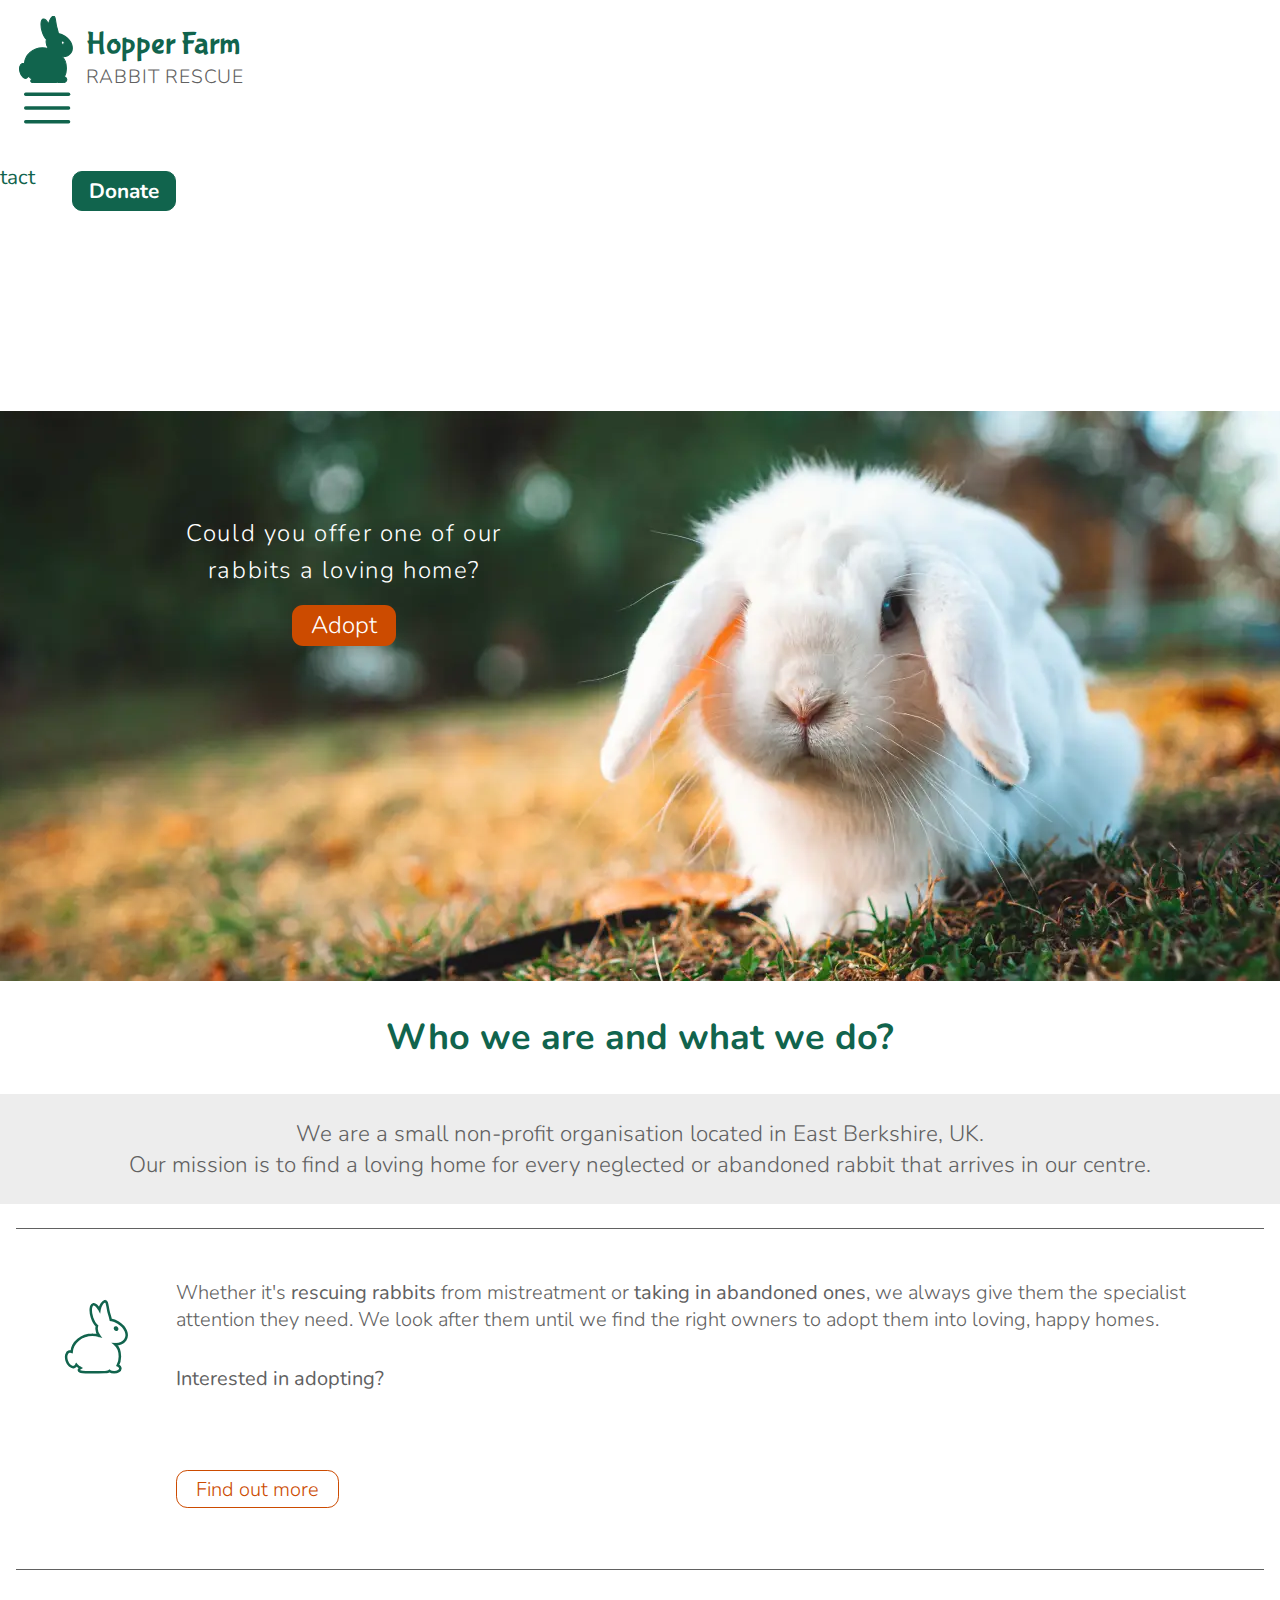
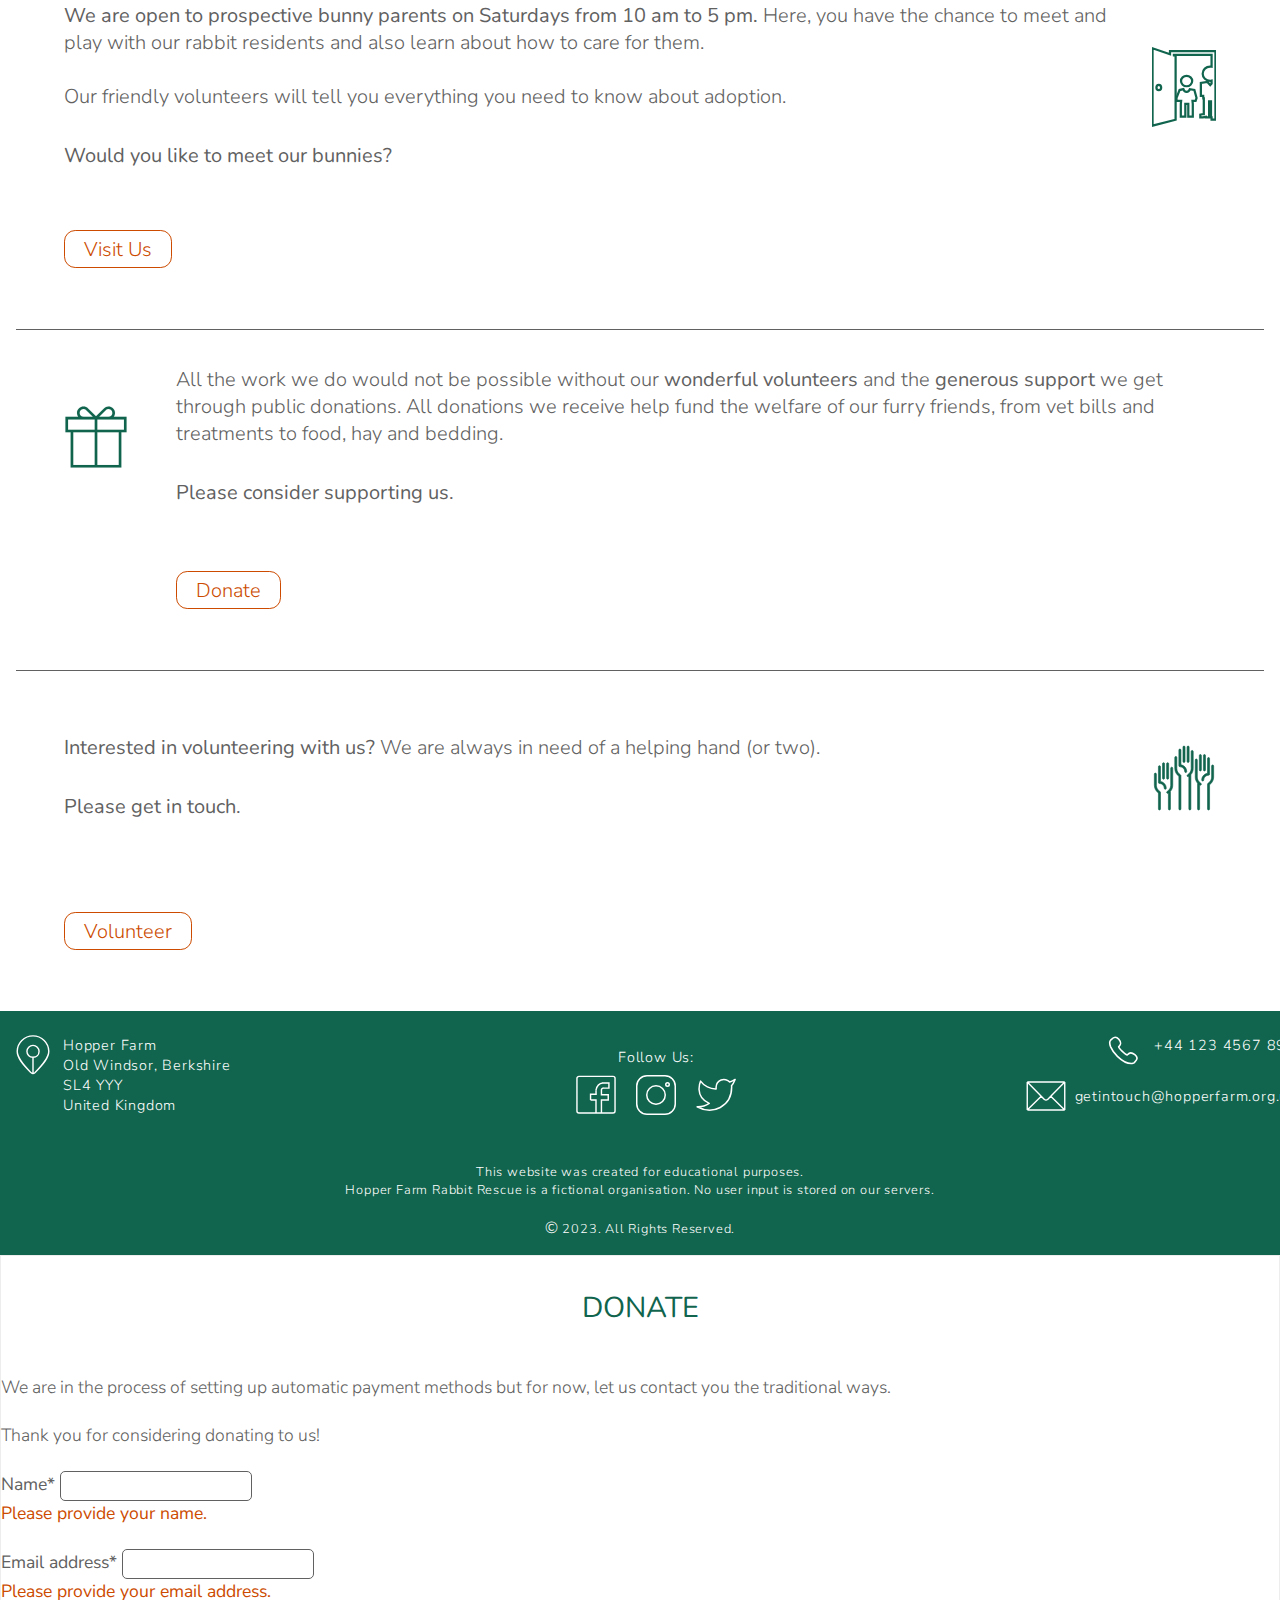
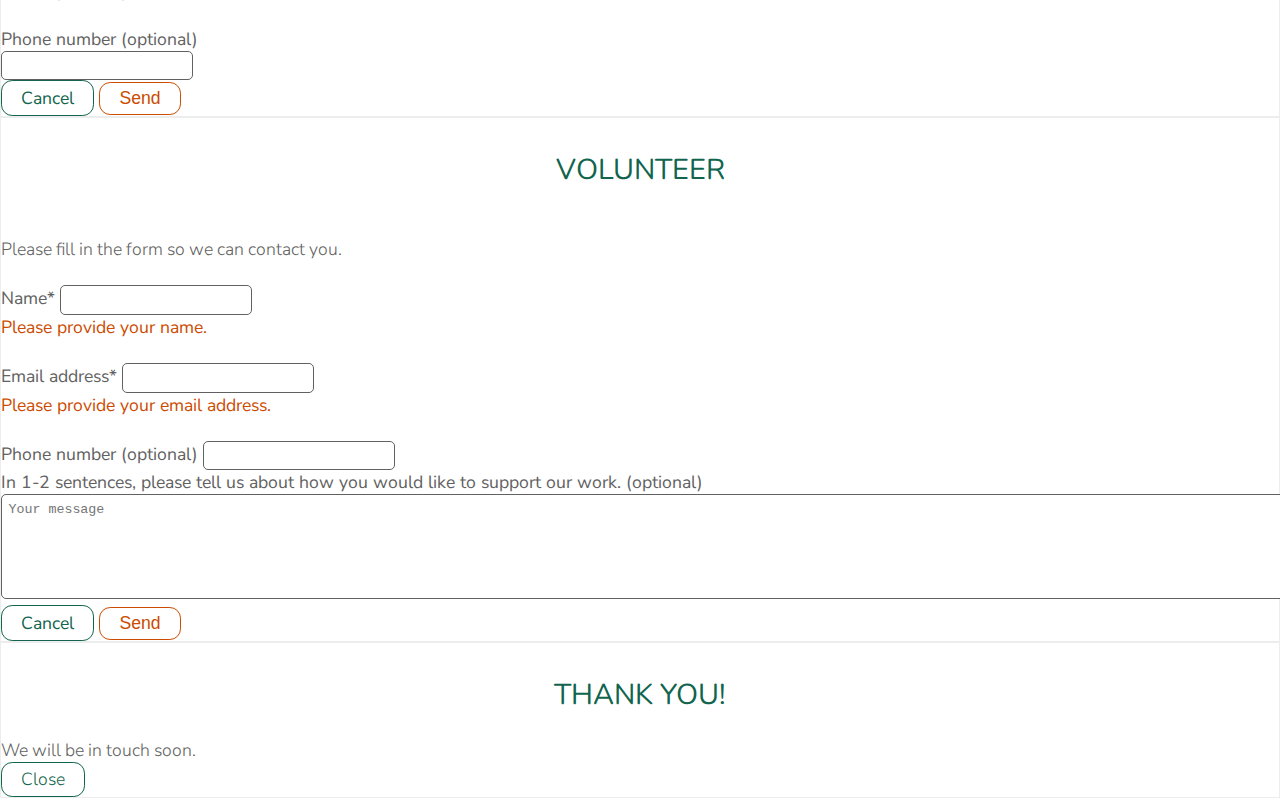
<file: index.html>
<!DOCTYPE html>
<html lang="en">

<head>
    <meta charset="UTF-8">
    <meta http-equiv="X-UA-Compatible" content="IE=edge">
    <meta name="viewport" content="width=device-width, initial-scale=1.0">
    <meta name="author" content="Szilvia Csernus">
    <meta name="description" content="Hopper Farm Rabbit Rescue is a fictional rabbit rescue centre.">
    <link href="https://cdn.jsdelivr.net/npm/bootstrap@5.2.3/dist/css/bootstrap.min.css" rel="stylesheet"
        integrity="sha384-rbsA2VBKQhggwzxH7pPCaAqO46MgnOM80zW1RWuH61DGLwZJEdK2Kadq2F9CUG65" crossorigin="anonymous">
    <link rel="stylesheet" href="./assets/css/styles.css">
    <title>Hopper Farm Rabbit Rescue</title>
    <link rel="icon" type="image/svg+xml" href="./assets/icons/favicon.svg">
    <link rel="icon" type="image/png" href="./assets/icons/favicon.png">
</head>

<!-- BOOTSTRAP's conatiners are used for main sections  -->
<!-- used the 'my-' prefix for style classes to differenciate from bootstrap classes -->

<body>
    <!-- HEADER  -->
    <header>
        <!-- BOOTSTRAP's navbar-expand and offcanvas navigation features are used -->
        <nav class="navbar navbar-expand-lg my-nav">
            <div class="container-xxl ">
                <a id="my-logo-link" href="./index.html" aria-label="Hopper rabbit rescue logo">
                    <div id="my-logo-grid">
                        <svg id="my-logo-rabbit">
                            <use href="./assets/icons/rabbit-logo.svg#logo"></use>
                        </svg>
                        <div id="my-logo-hopper">hopper farm</div>
                        <div id="my-logo-rabbit-rescue">rabbit rescue</div>
                    </div>
                </a>
                <button class="navbar-toggler" type="button" data-bs-toggle="offcanvas"
                    data-bs-target="#offcanvasNavbar" aria-expanded="false" aria-controls="offcanvasNavbar"
                    aria-label="toggle navigation">
                    <svg id="my-burger-icon">
                        <use href="./assets/icons/burger.svg#burger"></use>
                    </svg>
                </button>
                <div class="offcanvas offcanvas-end" tabindex="-1" id="offcanvasNavbar"
                    aria-labelledby="offcanvasNavbar">
                    <div class="offcanvas-body">
                        <ul class="my-navbar">
                            <li class="nav-item">
                                <a class="nav-link active" aria-current="page" href="./index.html">About</a>
                            </li>
                            <li class="nav-item">
                                <a class="nav-link" href="./adopt.html">Adopt</a>
                            </li>
                            <li id="my-header-contact" class="nav-item">
                                <a class="nav-link" href="./contact.html">Contact Us</a>
                            </li>
                            <li class="nav-item">
                                <button id="my-donate-btn" class="nav-link" data-bs-toggle="modal"
                                    data-bs-target="#my-donate-modal">Donate</button>
                            </li>
                        </ul>

                    </div>
                </div>
            </div>
        </nav>
    </header>
    <!-- end of HEADER  -->

    <!-- MAIN  -->
    <main class="container-xxl">
        <section id="my-hero-img-box">
            <!-- the source tag together width srcset allows the browser to pick the best size image for the given 
            screen size & resolution. Width and height are needed here so that the browser can calculate the 
            picture aspect ratio in order to allocate the space on first render and optimise performance. An extra,
            higher resolution image was needed in the small picture for modern mobiles. The last
            source tag was needed for older browsers that don't recognise .webp format -->
        <picture >
            <source type="image/webp" media="(max-width: 414px)"
                srcset="assets/images/main-images/hero-picture-sm.webp 414w, assets/images/main-images/hero-picture-sm-higher-res.webp 720w"
                sizes="(max-width: 414px) 414px, 720px" width="414" height="497">
            <source type="image/webp" media="(max-width: 991px)"
                srcset="assets/images/main-images/hero-picture-md.webp 992w" sizes="992px" width="992" height="405">
            <source type="image/webp" media="(min-width: 992px)"
                srcset="assets/images/main-images/hero-picture-lg.webp" width="1400" height="571">
            <source type="image/png" 
                srcset="assets/images/main-images/hero-picture-sm.png 500w,
                    assets/images/main-images/hero-picture-md.png 992w, 
                    assets/images/main-images/hero-picture-lg.png 1400w"
                sizes="(max-width: 414px) 500px, (max-width: 992px) 992px, 1400px">
            <img src="assets/images/main-images/hero-picture-lg.png" width="1400" height="571" loading="lazy"
                alt="cute bunny">
        </picture>
            <div id="my-hero-callout-box">
                <div id="my-hero-textbox">
                    <h3>Could you offer one of our rabbits a loving home?</h3>
                    <a href="./adopt.html" id="my-adopt-btn">Adopt</a>
                </div>
            </div>
        </section>
        <article class="container-xxl">
            <h1>Who we are and what we do?</h1>
            <div id="my-mission-text">
                <p>
                    We are a small non-profit organisation located in East Berkshire, UK.<br>
                    Our mission is to find a loving home for every neglected or abandoned rabbit
                    that arrives in our centre.
                </p>
            </div>
        </article>
        <article class="container-xxl">
            <div class="my-article my-article-left">
                <div>
                    <svg id="my-rabbit-outline-icon" aria-label="rabbit icon">
                        <use class="my-rabbit-outline-left" href="./assets/icons/rabbit-outline.svg#rabbit-left"></use>
                        <use class="my-rabbit-outline-right" href="./assets/icons/rabbit-outline.svg#rabbit-right">
                        </use>
                    </svg>
                </div>
                <div>
                    <p>
                        Whether it&apos;s <span>rescuing rabbits</span> from mistreatment or 
                        <span>taking in abandoned ones</span>, 
                        we always give them the specialist attention they need. We look after
                        them until we find the right owners to adopt them into loving, happy homes.
                    </p>
                    <h2>Interested in adopting?</h2>
                </div>
                <div class="my-general-button-box">
                    <a class="my-general-button" href="./adopt.html">Find out more</a>
                </div>
            </div>
        </article>
        <article class="container-xxl">
            <div class="my-article my-article-right">
                <div>
                    <svg id="my-visit-us-icon" aria-label="visit us icon">
                        <use href="./assets/icons/visit-us.svg#visit-us"></use>
                    </svg>
                </div>
                <div>
                    <p>
                        <span>We are open to prospective bunny parents on Saturdays from 10 am to 5 pm. </span>
                        Here, you have the chance to meet and play with our rabbit residents and also learn about
                        how to care for them. <br><br>Our friendly volunteers will tell you everything you need to know
                        about adoption.</p>
                    <h2>Would you like to meet our bunnies?</h2>
                </div>
                <div class="my-general-button-box">
                    <a class="my-general-button" href="./contact.html">Visit Us</a>
                </div>
            </div>
        </article>
        <article class="container-xxl">
            <div class="my-article my-article-left">
                <div>
                    <svg id="my-gift-icon" aria-label="gift-icon">
                        <use href="./assets/icons/gift.svg#gift"></use>
                    </svg>
                </div>
                <div>
                    <p>
                        All the work we do would not be possible without our <span>wonderful
                        volunteers</span> and the <span>generous support</span> we get through
                        public donations. All donations we receive help fund the welfare of our
                        furry friends, from vet bills and treatments to food, hay and bedding.
                    </p>
                    <h2>Please consider supporting us.</h2>
                </div>
                <div class="my-general-button-box">
                    <button class="my-general-button" data-bs-toggle="modal"
                        data-bs-target="#my-donate-modal">Donate</button>
                </div>
            </div>
        </article>
        <article class="container-xxl">
            <div class="my-article my-article-right">
                <div>
                    <svg aria-label="helping hands icon">
                        <use href="./assets/icons/volunteer.svg#volunteer"></use>
                    </svg>
                </div>
                <div>
                    <p>
                        <span>Interested in volunteering with us?</span>
                        We are always in need of a helping hand (or two).
                    </p>
                    <h2>Please get in touch.</h2>
                </div>
                <div class="my-general-button-box">
                    <button class="my-general-button" data-bs-toggle="modal"
                        data-bs-target="#my-volunteer-modal">Volunteer</button>
                </div>
            </div>
        </article>
    </main>
    <!-- end of MAIN  -->

    <!-- FOOTER  -->
    <footer class="container-xxl">
        <div id="my-footer-main">
            <div id="my-footer-align-box">
                <!-- Contact details  -->
                <div id="my-footer-address" class="my-footer-item">
                    <svg id="my-footer-location-icon" aria-label="location icon">
                        <use href="./assets/icons/location.svg#location"></use>
                    </svg>
                    <address>
                        Hopper Farm<br>Old Windsor, Berkshire<br>SL4 YYY<br>United Kingdom
                    </address>
                </div>
                <div id="my-footer-contacts">
                    <a href="tel:+441234567890" class="my-footer-item" aria-label="phone icon">
                        <svg class="my-phone-icon">
                            <use href="./assets/icons/phone.svg#phone"></use>
                        </svg>
                        <p>+44 123 4567 890</p>
                    </a>
                    <a href="mailto:getintouch@hopper.org.uk" class="my-footer-item" aria-label="letter icon">
                        <svg class="my-letter-icon">
                            <use href="./assets/icons/letter.svg#letter"></use>
                        </svg>
                        <p>getintouch@hopperfarm.org.uk</p>
                    </a>
                </div>
                <!-- Social media icons  -->
                <div id="my-footer-item-social">
                    <p id="my-follow-us">Follow Us:</p>
                    <div id="my-footer-social-box">
                        <a href="https://facebook.com" target="_blank" rel="noreferrer" aria-label="facebook link opening in new tab">
                            <svg class="my-footer-social-icon">
                                <use href="./assets/icons/facebook.svg#facebook"></use>
                            </svg>
                        </a>
                        <a href="https://instagram.com" target="_blank" rel="noreferrer" aria-label="instagram link opening in new tab">
                            <svg class="my-footer-social-icon">
                                <use href="./assets/icons/instagram.svg#instagram"></use>
                            </svg>
                        </a>
                        <a href="https://twitter.com" target="_blank" rel="noreferrer" aria-label="twitter link opening in new tab">
                            <svg class="my-footer-social-icon">
                                <use href="./assets/icons/twitter.svg#twitter"></use>
                            </svg>
                        </a>
                    </div>
                </div>
            </div>
        </div>
        <!-- Copyright and small print  -->
        <div id="my-footer-small-print">
            <p>This website was created for educational purposes.</p>
            <p>Hopper Farm Rabbit Rescue is a fictional organisation. No user input is stored on our servers.</p>
            <br>
            <p><span>&copy;</span> 2023. All Rights Reserved.</p>
        </div>
    </footer>
    <!-- end of FOOTER  -->

    <!-- Donate form using BOOTSTRAP modal -->
    <div class="modal fade" id="my-donate-modal" tabindex="-1" aria-labelledby="my-donate-modal-dialog"
        aria-hidden="true">
        <div class="modal-dialog">
            <div class="modal-content">
                <div class="modal-header">
                    <h2 class="modal-title fs-5" id="my-donate-modal-dialog">donate</h2>
                    <button type="button" class="btn-close" data-bs-dismiss="modal" aria-label="Close"></button>
                </div>
                <div class="modal-body">
                    <p>We are in the process of setting up automatic payment methods but for now,
                        let us contact you the traditional ways. </p>
                    <p>Thank you for considering donating to us!</p>
                    <form class="my-form needs-validation" novalidate>
                        <label for="my-donor-name" class="form-label">Name*</label>
                        <input id="my-donor-name" class="form-control" type="text" name="name" required>
                        <div class="invalid-feedback">
                            Please provide your name.
                        </div>
                        <br>
                        <label for="my-donor-email" class="form-label">Email address*</label>
                        <input id="my-donor-email" class="form-control" type="email" name="email" required>
                        <div class="invalid-feedback">
                            Please provide your email address.
                        </div>
                        <br>
                        <label for="my-donor-phone" class="form-label">Phone number (optional)</label><br>
                        <input id="my-donor-phone" class="form-control" type="tel" name="phone">
                        <br>
                        <div class="modal-footer">
                            <button type="button" class="my-cancel-button" data-bs-dismiss="modal">Cancel</button>
                            <input type="submit" class="my-general-button my-form-button" value="Send">
                        </div>

                    </form>
                </div>
            </div>
        </div>
    </div>

    <!-- Volunteer form using BOOTSTRAP modal -->
    <div class="modal fade" id="my-volunteer-modal" tabindex="-1" aria-labelledby="my-volunteer-modal-dialog"
        aria-hidden="true">
        <div class="modal-dialog">
            <div class="modal-content">
                <div class="modal-header">
                    <h2 class="modal-title fs-5" id="my-volunteer-modal-dialog">volunteer</h2>
                    <button type="button" class="btn-close" data-bs-dismiss="modal" aria-label="Close"></button>
                </div>
                <div class="modal-body">
                    <p>Please fill in the form so we can contact you.</p>
                    <form class="my-form needs-validation" id="my-volunteer-form" novalidate>
                        <label for="my-volunteer-name" class="form-label">Name*</label>
                        <input id="my-volunteer-name" class="form-control" type="text" name="name" required>
                        <div class="invalid-feedback">
                            Please provide your name.
                        </div>
                        <br>
                        <label for="my-volunteer-email" class="form-label">Email address*</label>
                        <input id="my-volunteer-email" class="form-control" type="email" name="email" required>
                        <div class="invalid-feedback">
                            Please provide your email address.
                        </div>
                        <br>
                        <label for="my-volunteer-phone" class="form-label">Phone number (optional)</label>
                        <input id="my-volunteer-phone" class="form-control" type="tel" name="phone">
                        <br>
                        <label for="my-form-message" class="form-label">In 1-2 sentences, please tell us about how you
                            would like to
                            support our work. (optional)</label>
                        <textarea id="my-form-message" class="form-control" rows="6"
                            placeholder="Your message"></textarea>
                        <br>
                        <div class="modal-footer">
                            <button type="button" class="my-cancel-button" data-bs-dismiss="modal">Cancel</button>
                            <input type="submit" class="my-general-button my-form-button" value="Send">
                        </div>
                    </form>
                </div>
            </div>
        </div>
    </div>

    <!-- Thank You Modal using BOOTSTRAP -->
    <div class="modal fade" id="my-thank-you-modal" tabindex="-1" aria-labelledby="my-thank-you-modal-dialog"
        aria-hidden="true">
        <div class="modal-dialog modal-dialog-centered ">
            <div class="modal-content">
                <div class="modal-header">
                    <h2 class="modal-title fs-5" id="my-thank-you-modal-dialog">thank you!</h2>
                </div>
                <div class="modal-body">
                    We will be in touch soon.
                </div>
                <div class="modal-footer">
                    <button class="my-cancel-button" data-bs-dismiss="modal">Close</button>
                </div>
            </div>
        </div>
    </div>

    <!-- BOOTSTRAP scripts  -->
    <script src="https://cdn.jsdelivr.net/npm/@popperjs/core@2.11.6/dist/umd/popper.min.js"
        integrity="sha384-oBqDVmMz9ATKxIep9tiCxS/Z9fNfEXiDAYTujMAeBAsjFuCZSmKbSSUnQlmh/jp3" crossorigin="anonymous"
        defer>
    </script>
    <script src="https://cdn.jsdelivr.net/npm/bootstrap@5.2.3/dist/js/bootstrap.min.js"
        integrity="sha384-cuYeSxntonz0PPNlHhBs68uyIAVpIIOZZ5JqeqvYYIcEL727kskC66kF92t6Xl2V" crossorigin="anonymous"
        defer>
    </script>

    <!-- validation by BOOTSTRAP and custom scripts to trigger #my-thank-you-modal and close sidebar-->
    <script src="./scripts.js" defer></script>
</body>

</html>
</file>
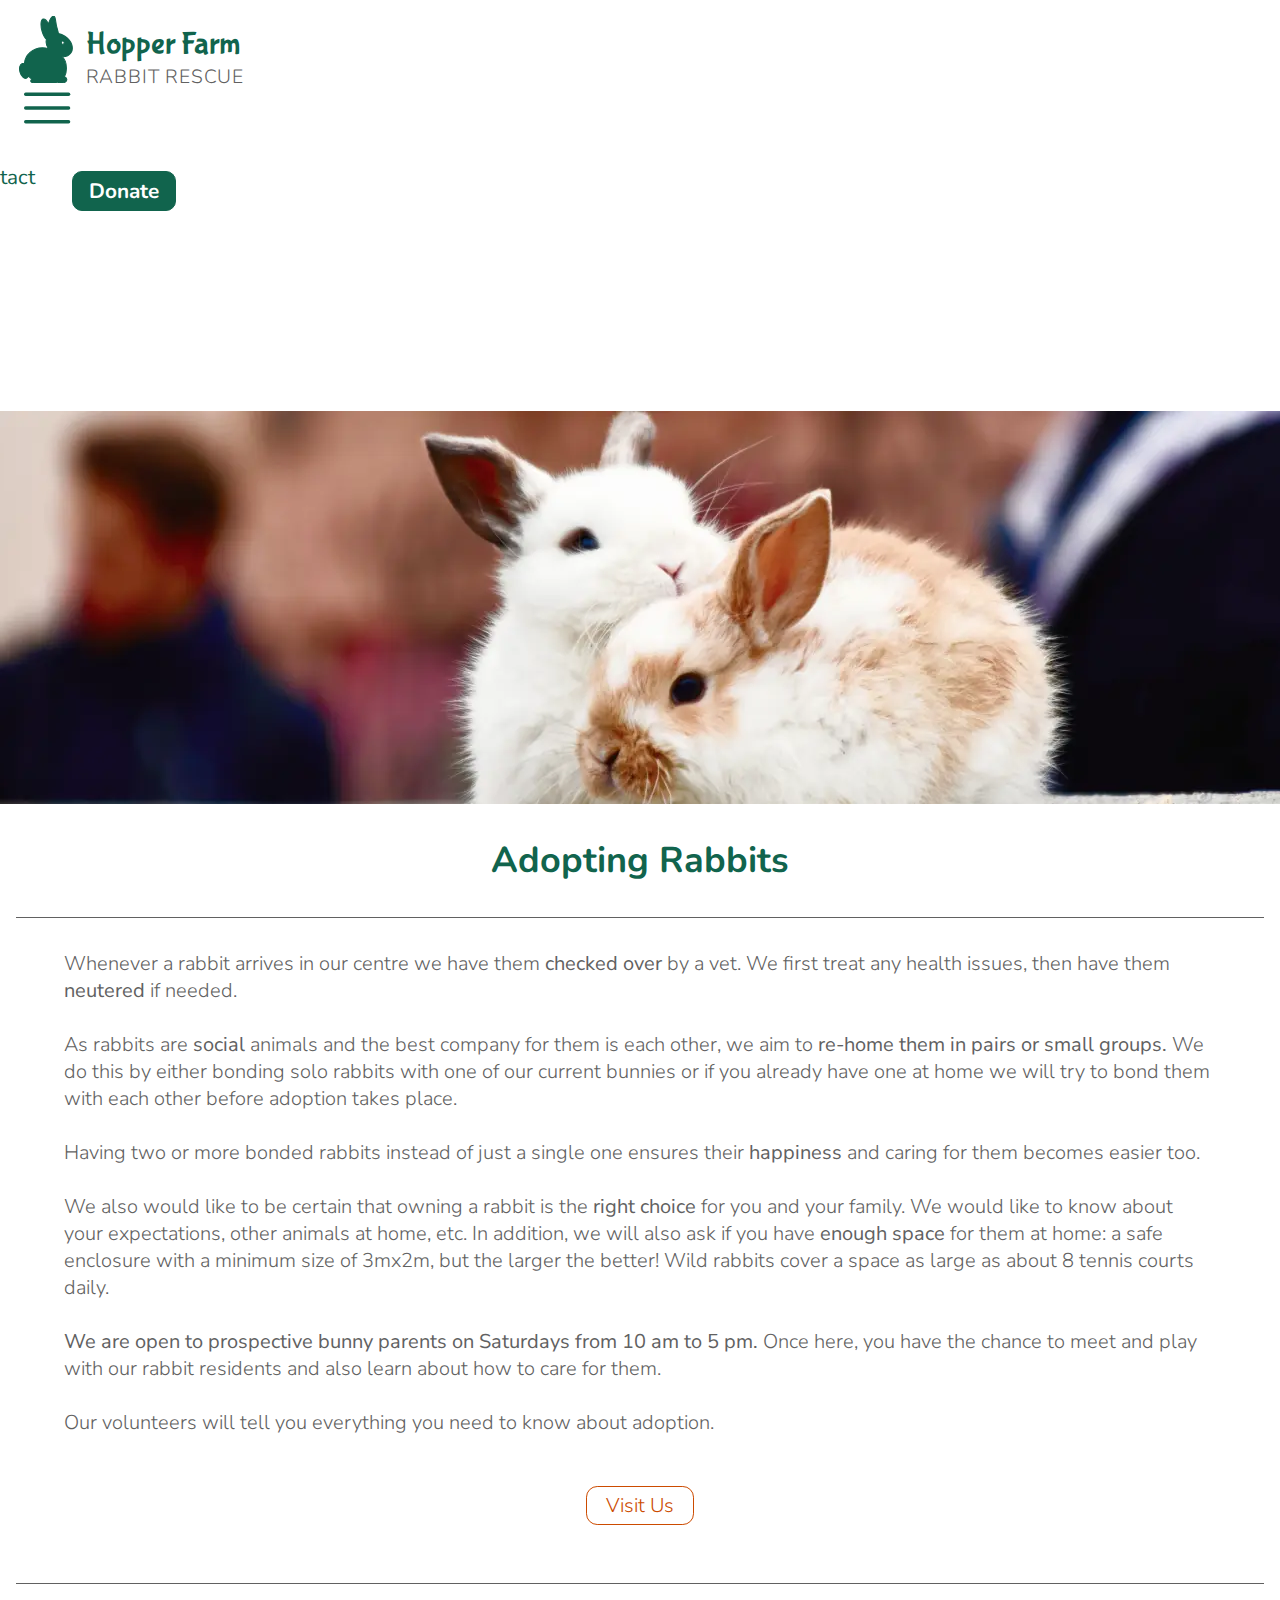
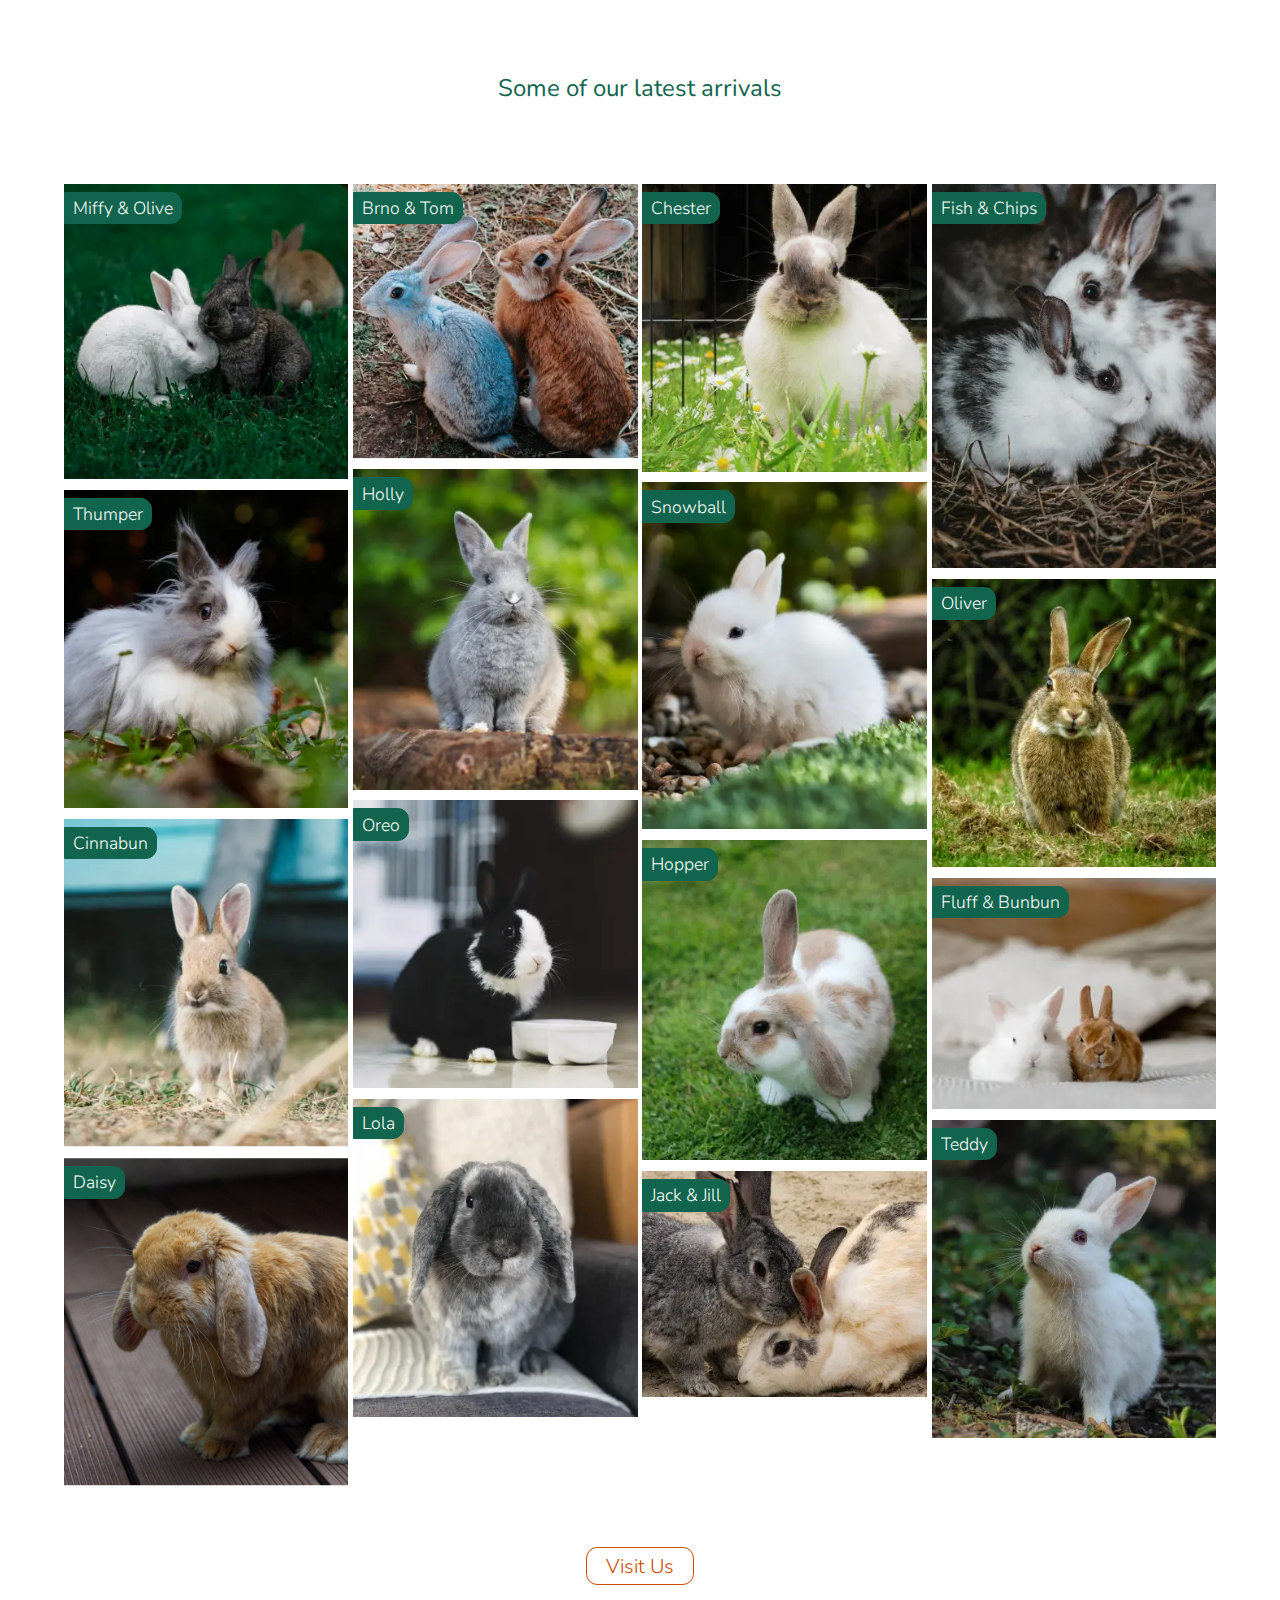
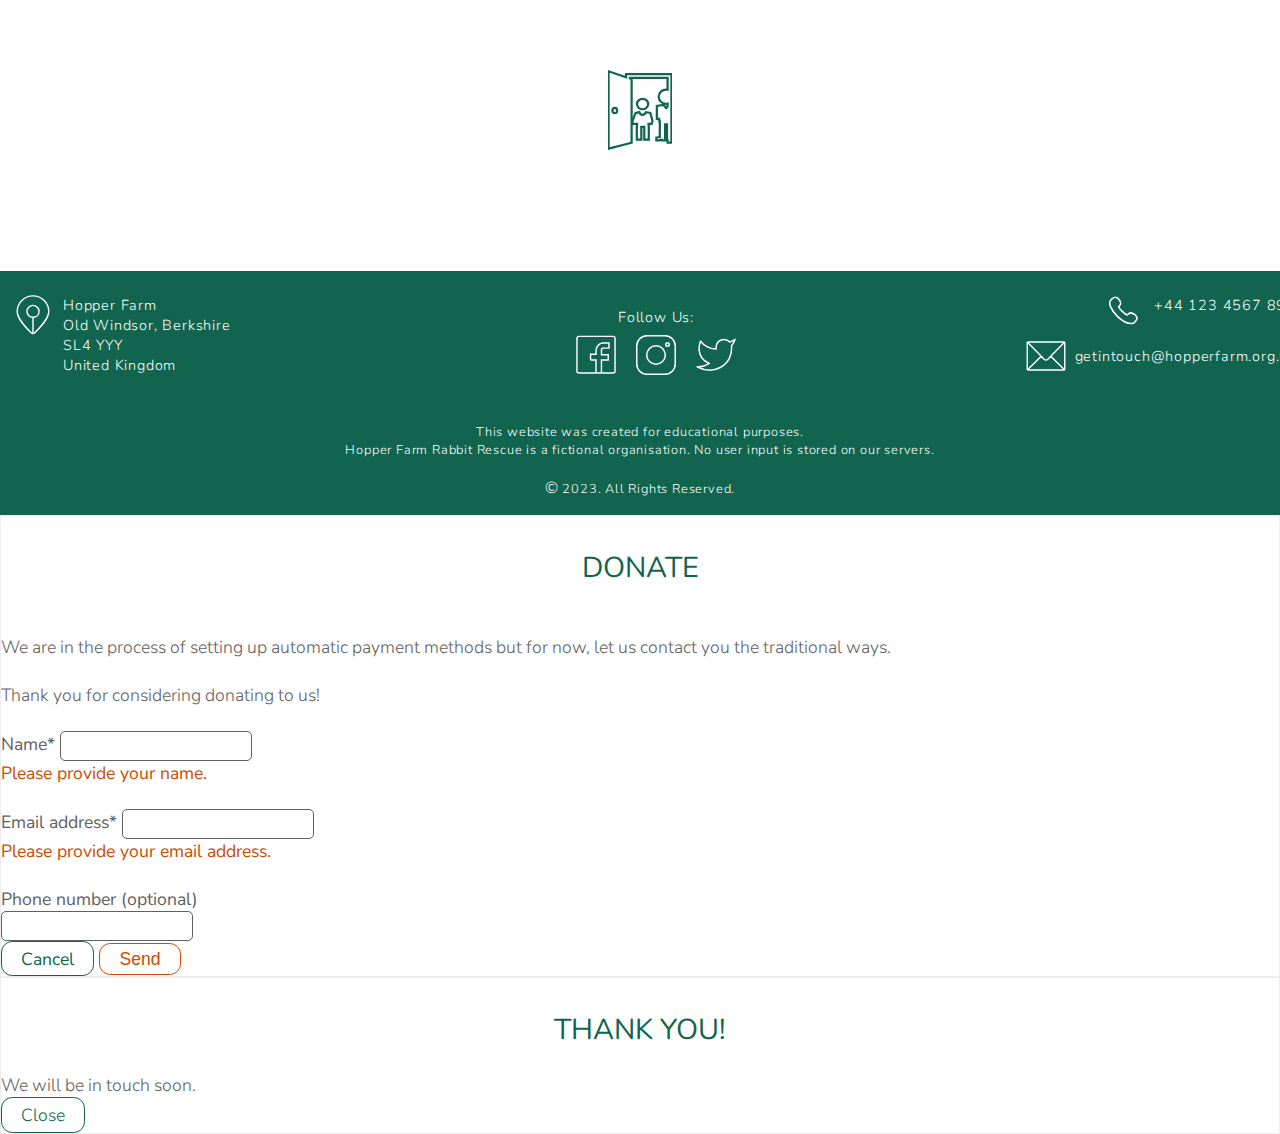
<file: adopt.html>
<!DOCTYPE html>
<html lang="en">

<head>
    <meta charset="UTF-8">
    <meta http-equiv="X-UA-Compatible" content="IE=edge">
    <meta name="viewport" content="width=device-width, initial-scale=1.0">
    <meta name="author" content="Szilvia Csernus">
    <meta name="description" content="Hopper Farm Rabbit Rescue is a fictional rabbit rescue centre.">
    <link href="https://cdn.jsdelivr.net/npm/bootstrap@5.2.3/dist/css/bootstrap.min.css" rel="stylesheet"
        integrity="sha384-rbsA2VBKQhggwzxH7pPCaAqO46MgnOM80zW1RWuH61DGLwZJEdK2Kadq2F9CUG65" crossorigin="anonymous">
    <link rel="stylesheet" href="./assets/css/styles.css">
    <title>Hopper Farm Rabbit Rescue</title>
    <link rel="icon" type="image/svg+xml" href="./assets/icons/favicon.svg">
    <link rel="icon" type="image/png" href="./assets/icons/favicon.png">
</head>

<!-- BOOTSTRAP 5 is used for menu and conatiners  -->
<!-- used the 'my-' prefix for style classes to differenciate from bootstrap classes -->

<body>
    <!-- HEADER  -->
    <header>
        <!-- BOOTSTRAP's navbar-expand and offcanvas navigation features are used -->
        <nav class="navbar navbar-expand-lg my-nav">
            <div class="container-xxl ">
                <a id="my-logo-link" href="./index.html" aria-label="Hopper rabbit rescue logo">
                    <div id="my-logo-grid">
                        <svg id="my-logo-rabbit">
                            <use href="./assets/icons/rabbit-logo.svg#logo"></use>
                        </svg>
                        <div id="my-logo-hopper">hopper farm</div>
                        <div id="my-logo-rabbit-rescue">rabbit rescue</div>
                    </div>
                </a>
                <button class="navbar-toggler" type="button" data-bs-toggle="offcanvas"
                    data-bs-target="#offcanvasNavbar" aria-expanded="false" aria-controls="offcanvasNavbar"
                    aria-label="toggle navigation">
                    <svg id="my-burger-icon">
                        <use href="./assets/icons/burger.svg#burger"></use>
                    </svg>
                </button>
                <div class="offcanvas offcanvas-end" tabindex="-1" id="offcanvasNavbar"
                    aria-labelledby="offcanvasNavbar">
                    <div class="offcanvas-body">
                        <ul class="my-navbar">
                            <li class="nav-item">
                                <a class="nav-link" href="./index.html">About</a>
                            </li>
                            <li class="nav-item">
                                <a class="nav-link active" aria-current="page" href="./adopt.html">Adopt</a>
                            </li>
                            <li id="my-header-contact" class="nav-item">
                                <a class="nav-link" href="./contact.html">Contact Us</a>
                            </li>
                            <li class="nav-item">
                                <button id="my-donate-btn" class="nav-link" data-bs-toggle="modal"
                                    data-bs-target="#my-donate-modal">Donate</button>
                            </li>
                        </ul>

                    </div>
                </div>
            </div>
        </nav>
    </header>
    <!-- end of HEADER  -->

    <!-- MAIN  -->
    <main class="container-xxl">
        <!-- the source tag together width srcset allows the browser to pick the best size image for the given 
            screen size & resolution. Width and height are needed here to help the browser calculate the 
            picture aspect ratio so it can allow the space on first render and optimise performance. The last
            source tag was needed for older browsers that don't recognise .webp format -->
        <picture id="my-adopt-img-box">
            <source type="image/webp" media="(max-width: 414px)"
                srcset="assets/images/main-images/adopting-picture-sm.webp 414w, assets/images/main-images/adopting-picture-sm-higher-res.webp 720w"
                sizes="(max-width: 414px) 414px, 720px" width="414" height="183">
            <source type="image/webp" media="(max-width: 991px)"
                srcset="assets/images/main-images/adopting-picture-md.webp 992w" sizes="992px" width="992" height="271">
            <source type="image/webp" media="(min-width: 992px)"
                srcset="assets/images/main-images/adopting-picture-lg.webp 1400w" sizes="1400px" width="1400"
                height="393">
            <source  type="image/png"
                srcset="assets/images/main-images/adopting-picture-sm.png 414w,
                    assets/images/main-images/adopting-picture-md.png 992w, 
                    assets/images/main-images/adopting-picture-lg.png 1400w"
                sizes="(max-width: 414px) 414px, (max-width: 992px) 992px, 1400px">
            <img src="assets/images/main-images/adopting-picture-lg.png" width="1400" height="393" loading="lazy"
                alt="two cute bunnies">
        </picture>
        <article class="container-xxl">
            <h1>Adopting Rabbits</h1>
            <div class="my-article">

                <p>
                    Whenever a rabbit arrives in our centre we have them <span>checked over</span>
                    by a vet. We first treat any health issues, then have them <span>neutered</span>
                    if needed. <br><br>

                    As rabbits are <span>social</span> animals and the best company for them is
                    each other, we aim to <span>re-home them in pairs or small groups.</span>
                    We do this by either bonding solo rabbits with one of our current bunnies or
                    if you already have one at home we will try to bond them with each other
                    before adoption takes place. <br><br>

                    Having two or more bonded rabbits instead of just a single one ensures their
                    <span>happiness</span> and caring for them becomes easier too.<br><br>

                    We also would like to be certain that owning a rabbit is the <span>right choice</span>
                    for you and your family. We would like to know about your expectations, other animals
                    at home, etc. In addition, we will also ask if you have <span>enough space</span>
                    for them at home: a safe enclosure with a minimum size of 3mx2m, but the larger
                    the better! Wild rabbits cover a space as large as about 8 tennis courts daily.<br><br>

                    <span>We are open to prospective bunny parents on Saturdays from 10 am to 5 pm.</span>
                    Once here, you have the chance to meet and play with our rabbit residents and
                    also learn about how to care for them. <br><br>

                    Our volunteers will tell you everything you need to know about adoption.
                </p><br>
                <div class="my-general-button-box">
                    <a class="my-general-button" href="./contact.html">Visit Us</a>
                </div>
            </div>
        </article>


        <!-- GALLERY  -->

        <!-- used same approach as example in Code Institute's "Love Running" tutorial regarding 'column-count' property  -->
        <!-- two image sizes in .webp format are provided for each images to increase performance -->
        <!-- a .png format image was also added as a backup image for older browser users -->
        <article class="container-xxl">
            <div class="my-article">
                <br>
                <h2 id="my-gallery-title">Some of our latest arrivals</h2><br><br>
                <div id="my-gallery">
                    <div class="my-gallery-img-box">
                        <picture data-name="Miffy & Olive">
                            <source
                                srcset="assets/images/gallery/andriyko-podilnyk-unsplash-280.webp 280w, assets/images/gallery/andriyko-podilnyk-unsplash-350.webp 350w"
                                type="image/webp" sizes="(max-width: 490px) 280px, 350px">
                            <source srcset="assets/images/gallery/andriyko-podilnyk-unsplash.png" type="image/png">
                            <img src="assets/images/gallery/andriyko-podilnyk-unsplash-350.webp" width="350"
                                height="363" loading="lazy" alt="cute bunnies nr1">
                        </picture>

                    </div>
                    <div class="my-gallery-img-box">
                        <picture data-name="Thumper">
                            <source
                                srcset="assets/images/gallery/chan-swan-unsplash-280.webp 280w, assets/images/gallery/chan-swan-unsplash-350.webp 350w"
                                type="image/webp" sizes="(max-width: 490px) 280px, 350px">
                            <source srcset="assets/images/gallery/chan-swan-unsplash.png" type="image/png">
                            <img src="assets/images/gallery/chan-swan-unsplash-350.webp" width="350" height="392"
                                loading="lazy" alt="cute bunny nr2">
                        </picture>

                    </div>
                    <div class="my-gallery-img-box">
                        <picture data-name="Cinnabun">
                            <source
                                srcset="assets/images/gallery/daniel-mccarthy-themccarthy-unsplash-280.webp 280w, assets/images/gallery/daniel-mccarthy-themccarthy-unsplash-350.webp 350w"
                                type="image/webp" sizes="(max-width: 490px) 280px, 350px">
                            <source srcset="assets/images/gallery/daniel-mccarthy-themccarthy-unsplash.png"
                                type="image/png">
                            <img src="assets/images/gallery/daniel-mccarthy-themccarthy-unsplash-350.webp" width="350"
                                height="403" loading="lazy" alt="cute bunny nr3">
                        </picture>
                    </div>
                    <div class="my-gallery-img-box">
                        <picture data-name="Daisy">
                            <source
                                srcset="assets/images/gallery/gabriel-miklos-unsplash-280.webp 280w, assets/images/gallery/gabriel-miklos-unsplash-350.webp 350w"
                                type="image/webp" sizes="(max-width: 490px) 280px, 350px">
                            <source srcset="assets/images/gallery/gabriel-miklos-unsplash.png" type="image/png">
                            <img src="assets/images/gallery/gabriel-miklos-unsplash-350.webp" width="350" height="404"
                                loading="lazy" alt="cute bunny nr4">
                        </picture>
                    </div>
                    <div class="my-gallery-img-box">
                        <picture data-name="Brno & Tom">
                            <source
                                srcset="assets/images/gallery/mariya-pexels-280.webp 280w, assets/images/gallery/mariya-pexels-350.webp 350w"
                                type="image/webp" sizes="(max-width: 490px) 280px, 350px">
                            <source srcset="assets/images/gallery/mariya-pexels.png" type="image/png">
                            <img src="assets/images/gallery/mariya-pexels-350.webp" loading="lazy" width="350"
                                height="242" alt="cute bunnies nr14">
                        </picture>
                    </div>
                    <div class="my-gallery-img-box">
                        <picture data-name="Holly">
                            <source
                                srcset="assets/images/gallery/janan-lagerwall-unsplash-280.webp 280w, assets/images/gallery/janan-lagerwall-unsplash-350.webp 350w"
                                type="image/webp" sizes="(max-width: 490px) 280px, 350px">
                            <source srcset="assets/images/gallery/janan-lagerwall-unsplash.png" type="image/png">
                            <img src="assets/images/gallery/janan-lagerwall-unsplash-350.webp" width="350" height="394"
                                loading="lazy" alt="cute bunny nr6">
                        </picture>
                    </div>
                    <div class="my-gallery-img-box">
                        <picture data-name="Oreo">
                            <source
                                srcset="assets/images/gallery/li-yan-unsplash-280.webp 280w, assets/images/gallery/li-yan-unsplash-350.webp 350w"
                                type="image/webp" sizes="(max-width: 490px) 280px, 350px">
                            <source srcset="assets/images/gallery/li-yan-unsplash.png" type="image/png">
                            <img src="assets/images/gallery/li-yan-unsplash-350.webp" loading="lazy" width="350"
                                height="354" alt="cute bunny nr7">
                        </picture>
                    </div>
                    <div class="my-gallery-img-box">
                        <picture data-name="Lola">
                            <source
                                srcset="assets/images/gallery/matt-pike-unsplash-280.webp 280w, assets/images/gallery/matt-pike-unsplash-350.webp 350w"
                                type="image/webp" sizes="(max-width: 490px) 280px, 350px">
                            <source srcset="assets/images/gallery/matt-pike-unsplash.png" type="image/png">
                            <img src="assets/images/gallery/matt-pike-unsplash-350.webp" width="350" height="392"
                                loading="lazy" alt="cute bunny nr8">
                        </picture>
                    </div>
                    <div class="my-gallery-img-box">
                        <picture data-name="Chester">
                            <source
                                srcset="assets/images/gallery/misha-walker-unsplash-280.webp 280w, assets/images/gallery/misha-walker-unsplash-350.webp 350w"
                                type="image/webp" sizes="(max-width: 490px) 280px, 350px">
                            <source srcset="assets/images/gallery/misha-walker-unsplash.png" type="image/png">
                            <img src="assets/images/gallery/misha-walker-unsplash-350.webp" width="350" height="354"
                                loading="lazy" alt="cute bunny nr9">
                        </picture>
                    </div>
                    <div class="my-gallery-img-box">
                        <picture data-name="Snowball">
                            <source
                                srcset="assets/images/gallery/pablo-martinez-unsplash-280.webp 280w, assets/images/gallery/pablo-martinez-unsplash-350.webp 350w"
                                type="image/webp" sizes="(max-width: 490px) 280px, 350px">
                            <source srcset="assets/images/gallery/pablo-martinez-unsplash.png" type="image/png">
                            <img src="assets/images/gallery/pablo-martinez-unsplash-350.webp" width="350" height="427"
                                loading="lazy" alt="cute bunny nr10">
                        </picture>
                    </div>
                    <div class="my-gallery-img-box">
                        <picture data-name="Hopper">
                            <source
                                srcset="assets/images/gallery/sandy-millar-unsplash-280.webp 280w, assets/images/gallery/sandy-millar-unsplash-350.webp 350w"
                                type="image/webp" sizes="(max-width: 490px) 280px, 350px">
                            <source srcset="assets/images/gallery/sandy-millar-unsplash.png" type="image/png">
                            <img src="assets/images/gallery/sandy-millar-unsplash-350.webp" width="350" height="394"
                                loading="lazy" alt="cute bunny nr15">
                        </picture>
                    </div>
                    <div class="my-gallery-img-box">
                        <picture data-name="Jack & Jill">
                            <source
                                srcset="assets/images/gallery/seyma-dalar-pexels-280.webp 280w, assets/images/gallery/seyma-dalar-pexels-350.webp 350w"
                                type="image/webp" sizes="(max-width: 490px) 280px, 350px">
                            <source srcset="assets/images/gallery/seyma-dalar-pexels.png" type="image/png">
                            <img src="assets/images/gallery/seyma-dalar-pexels-350.webp" width="350" height="473"
                                loading="lazy" alt="cute bunnies nr11">
                        </picture>
                    </div>
                    <div class="my-gallery-img-box">
                        <picture data-name="Fish & Chips">
                            <source
                                srcset="assets/images/gallery/pure-julia-unsplash-280.webp 280w, assets/images/gallery/pure-julia-unsplash-350.webp 350w"
                                type="image/webp" sizes="(max-width: 490px) 280px, 350px">
                            <source srcset="assets/images/gallery/pure-julia-unsplash.png" type="image/png">
                            <img src="assets/images/gallery/pure-julia-unsplash-350.webp" width="350" height="473"
                                loading="lazy" alt="cute bunnies nr13">
                        </picture>
                    </div>
                    <div class="my-gallery-img-box">
                        <picture data-name="Oliver">
                            <source
                                srcset="assets/images/gallery/jackob-amson-unsplash-280.webp 280w, assets/images/gallery/jackob-amson-unsplash-350.webp 350w"
                                type="image/webp" sizes="(max-width: 490px) 280px, 350px">
                            <source srcset="assets/images/gallery/jackob-amson-unsplash.png" type="image/png">
                            <img src="assets/images/gallery/jackob-amson-unsplash-350.webp" width="350" height="354"
                                loading="lazy" alt="cute bunny nr5">
                        </picture>
                    </div>
                    <div class="my-gallery-img-box">
                        <picture data-name="Fluff & Bunbun">
                            <source
                                srcset="assets/images/gallery/tima-miroshnichenko-pexels-280.webp 280w, assets/images/gallery/tima-miroshnichenko-pexels-350.webp 350w"
                                type="image/webp" sizes="(max-width: 490px) 280px, 350px">
                            <source srcset="assets/images/gallery/tima-miroshnichenko-pexels.png" type="image/png">
                            <img src="assets/images/gallery/tima-miroshnichenko-pexels-350.webp" width="350"
                                height="285" loading="lazy" alt="cute bunnies nr12">
                        </picture>
                    </div>
                    <div class="my-gallery-img-box">
                        <picture data-name="Teddy">
                            <source
                                srcset="assets/images/gallery/satyabratasm-unsplash-280.webp 280w, assets/images/gallery/satyabratasm-unsplash-350.webp 350w"
                                type="image/webp" sizes="(max-width: 490px) 280px, 350px">
                            <source srcset="assets/images/gallery/satyabratasm-unsplash.png" type="image/png">
                            <img src="assets/images/gallery/satyabratasm-unsplash-350.webp" width="350" height="392"
                                loading="lazy" alt="cute bunny nr16">
                        </picture>
                    </div>
                </div>
                <br>
                <div class="my-general-button-box">
                    <a class="my-general-button" href="./contact.html">Visit Us</a>
                </div>
                <br>
                <div>
                    <svg id="my-visit-us-icon" aria-label="visit us icon">
                        <use href="./assets/icons/visit-us.svg#visit-us"></use>
                    </svg>
                </div>
                <br>
            </div>
        </article>
    </main>
    <!-- end of MAIN  -->

    <!-- FOOTER  -->
    <footer class="container-xxl">
        <div id="my-footer-main">
            <div id="my-footer-align-box">
                <!-- Contact details  -->
                <div id="my-footer-address" class="my-footer-item">
                    <svg id="my-footer-location-icon" aria-label="location icon">
                        <use href="./assets/icons/location.svg#location"></use>
                    </svg>
                    <address>
                        Hopper Farm<br>Old Windsor, Berkshire<br>SL4 YYY<br>United Kingdom
                    </address>
                </div>
                <div id="my-footer-contacts">
                    <a href="tel:+441234567890" class="my-footer-item" aria-label="phone icon">
                        <svg class="my-phone-icon">
                            <use href="./assets/icons/phone.svg#phone"></use>
                        </svg>
                        <p>+44 123 4567 890</p>
                    </a>
                    <a href="mailto:getintouch@hopper.org.uk" class="my-footer-item" aria-label="letter icon">
                        <svg class="my-letter-icon">
                            <use href="./assets/icons/letter.svg#letter"></use>
                        </svg>
                        <p>getintouch@hopperfarm.org.uk</p>
                    </a>
                </div>
                <!-- Social media icons  -->
                <div id="my-footer-item-social">
                    <p id="my-follow-us">Follow Us:</p>
                    <div id="my-footer-social-box">
                        <a href="https://facebook.com" target="_blank" rel="noreferrer" aria-label="facebook link opening in new tab">
                            <svg class="my-footer-social-icon">
                                <use href="./assets/icons/facebook.svg#facebook"></use>
                            </svg>
                        </a>
                        <a href="https://instagram.com" target="_blank" rel="noreferrer" aria-label="instagram link opening in new tab">
                            <svg class="my-footer-social-icon">
                                <use href="./assets/icons/instagram.svg#instagram"></use>
                            </svg>
                        </a>
                        <a href="https://twitter.com" target="_blank" rel="noreferrer" aria-label="twitter link opening in new tab">
                            <svg class="my-footer-social-icon">
                                <use href="./assets/icons/twitter.svg#twitter"></use>
                            </svg>
                        </a>
                    </div>
                </div>
            </div>
        </div>
        <!-- Copyright and small print  -->
        <div id="my-footer-small-print">
            <p>This website was created for educational purposes.</p>
            <p>Hopper Farm Rabbit Rescue is a fictional organisation. No user input is stored on our servers.</p>
            <br>
            <p><span>&copy;</span> 2023. All Rights Reserved.</p>
        </div>
    </footer>
    <!-- end of FOOTER  -->

    <!-- Donate form using BOOTSTRAP modal -->
    <div class="modal fade" id="my-donate-modal" tabindex="-1" aria-labelledby="my-donate-modal-dialog"
        aria-hidden="true">
        <div class="modal-dialog">
            <div class="modal-content">
                <div class="modal-header">
                    <h2 class="modal-title fs-5" id="my-donate-modal-dialog">donate</h2>
                    <button type="button" class="btn-close" data-bs-dismiss="modal" aria-label="Close"></button>
                </div>
                <div class="modal-body">
                    <p>We are in the process of setting up automatic payment methods but for now,
                        let us contact you the traditional ways. </p>
                    <p>Thank you for considering donating to us!</p>
                    <form class="my-form needs-validation" novalidate>
                        <label for="my-donor-name" class="form-label">Name*</label>
                        <input id="my-donor-name" class="form-control" type="text" name="name" required>
                        <div class="invalid-feedback">
                            Please provide your name.
                        </div>
                        <br>
                        <label for="my-donor-email" class="form-label">Email address*</label>
                        <input id="my-donor-email" class="form-control" type="email" name="email" required>
                        <div class="invalid-feedback">
                            Please provide your email address.
                        </div>
                        <br>
                        <label for="my-donor-phone" class="form-label">Phone number (optional)</label><br>
                        <input id="my-donor-phone" class="form-control" type="tel" name="phone">
                        <br>
                        <div class="modal-footer">
                            <button type="button" class="my-cancel-button" data-bs-dismiss="modal">Cancel</button>
                            <input type="submit" class="my-general-button my-form-button" value="Send">
                        </div>

                    </form>
                </div>
            </div>
        </div>
    </div>

    <!-- Thank You Modal using BOOTSTRAP -->
    <div class="modal fade" id="my-thank-you-modal" tabindex="-1" aria-labelledby="my-thank-you-modal-dialog"
        aria-hidden="true">
        <div class="modal-dialog modal-dialog-centered ">
            <div class="modal-content">
                <div class="modal-header">
                    <h2 class="modal-title fs-5" id="my-thank-you-modal-dialog">thank you!</h2>
                </div>
                <div class="modal-body">
                    We will be in touch soon.
                </div>
                <div class="modal-footer">
                    <button class="my-cancel-button" data-bs-dismiss="modal">Close</button>
                </div>
            </div>
        </div>
    </div>

    <!-- BOOTSTRAP scripts  -->
    <script src="https://cdn.jsdelivr.net/npm/@popperjs/core@2.11.6/dist/umd/popper.min.js"
        integrity="sha384-oBqDVmMz9ATKxIep9tiCxS/Z9fNfEXiDAYTujMAeBAsjFuCZSmKbSSUnQlmh/jp3" crossorigin="anonymous"
        defer>
    </script>
    <script src="https://cdn.jsdelivr.net/npm/bootstrap@5.2.3/dist/js/bootstrap.min.js"
        integrity="sha384-cuYeSxntonz0PPNlHhBs68uyIAVpIIOZZ5JqeqvYYIcEL727kskC66kF92t6Xl2V" crossorigin="anonymous"
        defer>
    </script>
    <!-- validation by BOOTSTRAP and custom scripts to trigger #my-thank-you-modal and close sidebar-->
    <script src="./scripts.js" defer></script>
</body>

</html>
</file>
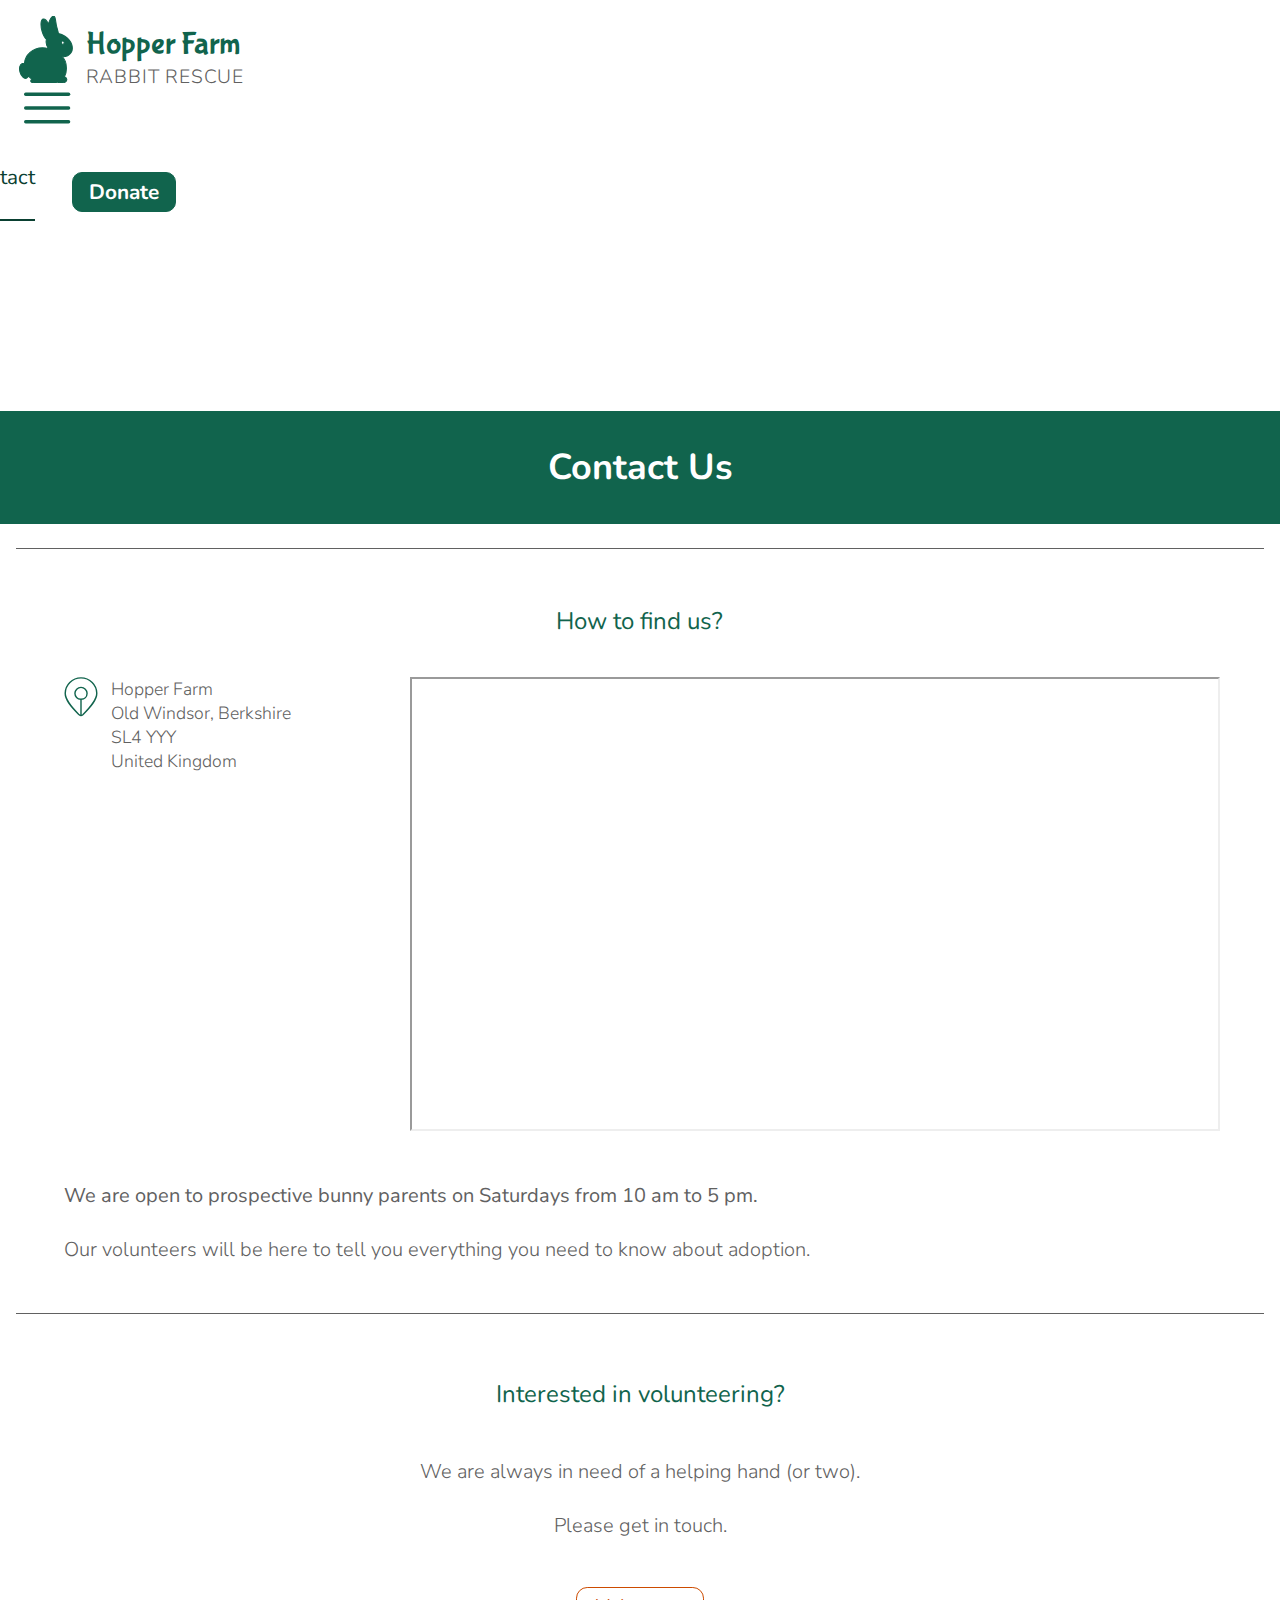
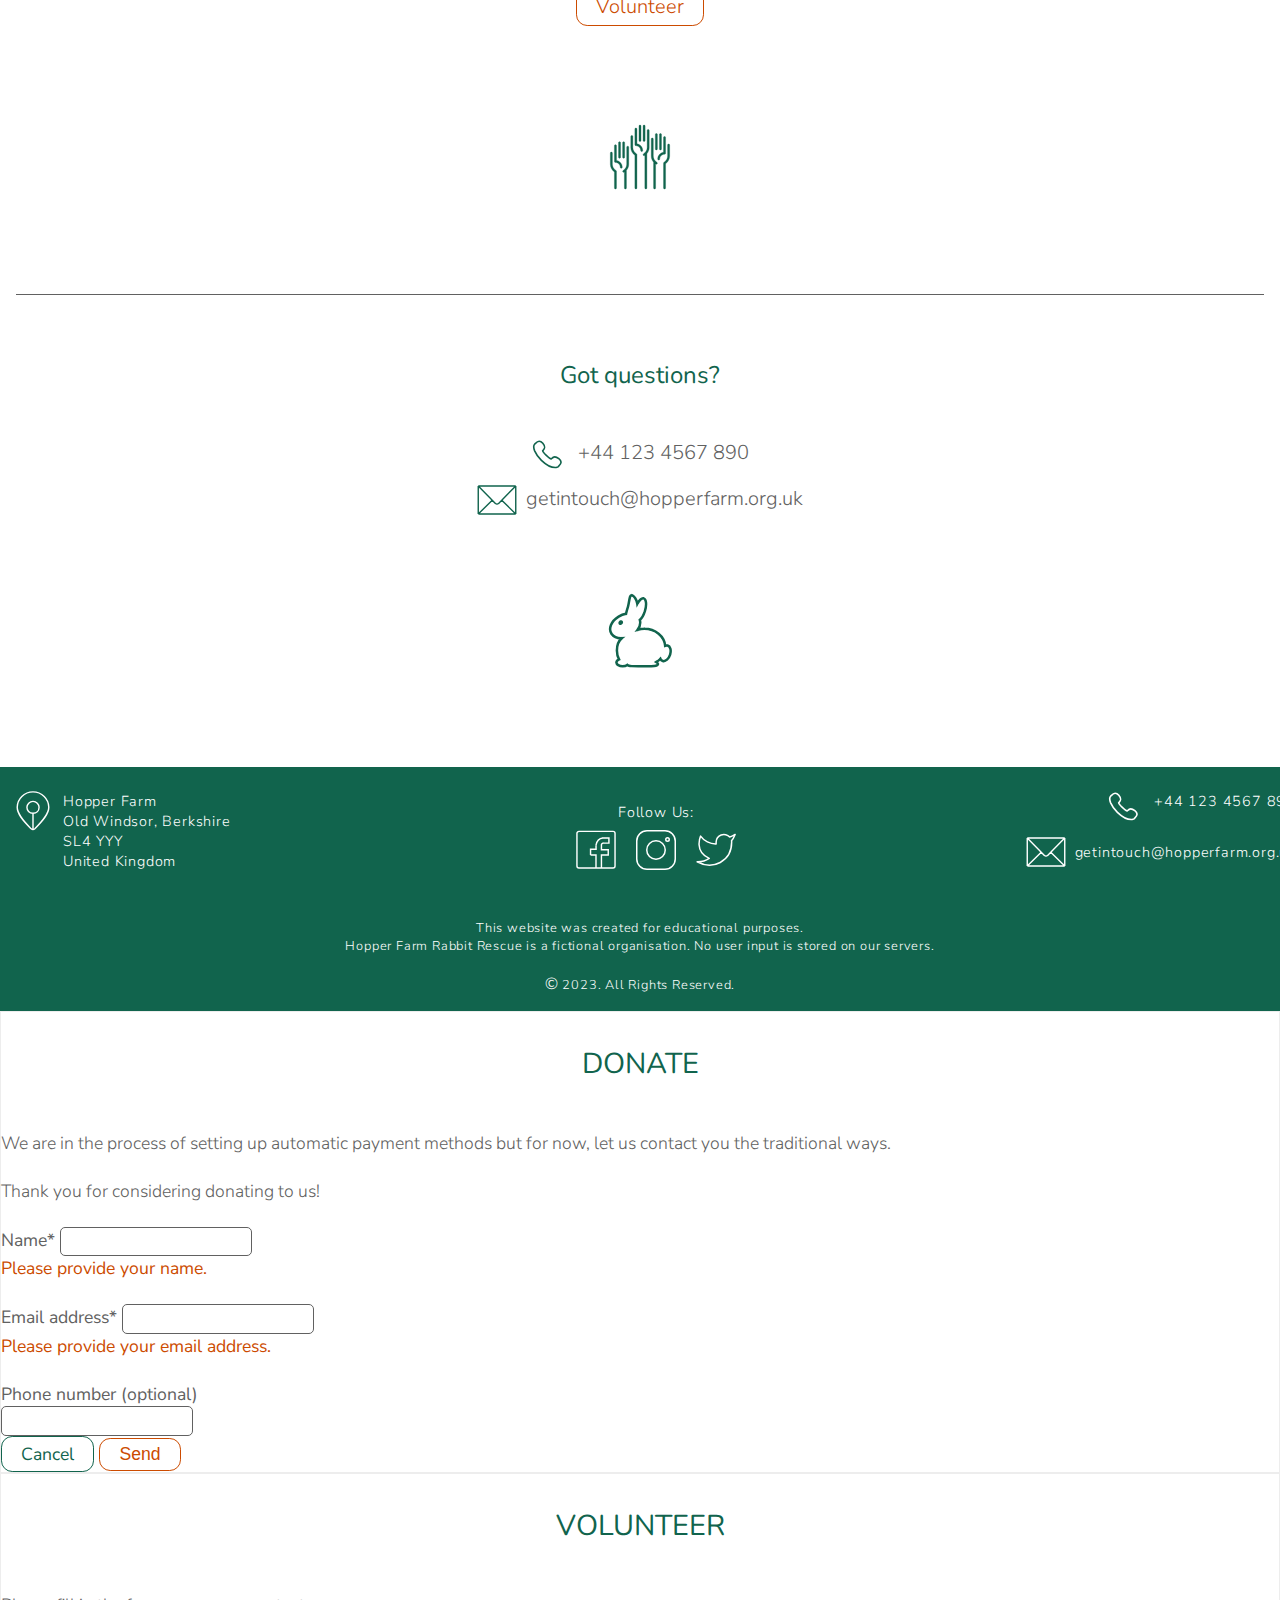
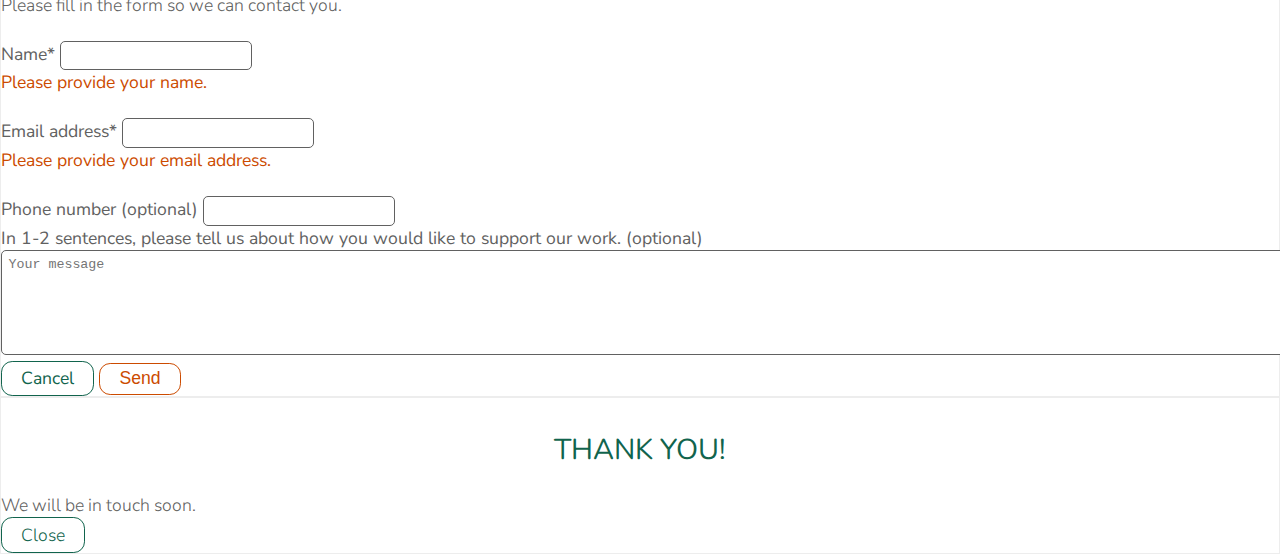
<file: contact.html>
<!DOCTYPE html>
<html lang="en">

<head>
    <meta charset="UTF-8">
    <meta http-equiv="X-UA-Compatible" content="IE=edge">
    <meta name="viewport" content="width=device-width, initial-scale=1.0">
    <meta name="author" content="Szilvia Csernus">
    <meta name="description" content="Hopper Farm Rabbit Rescue is a fictional rabbit rescue centre.">
    <link href="https://cdn.jsdelivr.net/npm/bootstrap@5.2.3/dist/css/bootstrap.min.css" rel="stylesheet"
        integrity="sha384-rbsA2VBKQhggwzxH7pPCaAqO46MgnOM80zW1RWuH61DGLwZJEdK2Kadq2F9CUG65" crossorigin="anonymous">
    <link rel="stylesheet" href="./assets/css/styles.css">
    <title>Hopper Farm Rabbit Rescue</title>
    <link rel="icon" type="image/svg+xml" href="./assets/icons/favicon.svg">
    <link rel="icon" type="image/png" href="./assets/icons/favicon.png">

</head>

<!-- BOOTSTRAP's conatiners are used for main sections  -->
<!-- used the 'my-' prefix for style classes to differenciate from bootstrap classes -->

<body>
    <!-- HEADER  -->
    <header>
        <!-- BOOTSTRAP's navbar-expand and offcanvas navigation features are used -->
        <nav class="navbar navbar-expand-lg my-nav">
            <div class="container-xxl ">
                <a id="my-logo-link" href="./index.html" aria-label="Hopper rabbit rescue logo">
                    <div id="my-logo-grid">
                        <svg id="my-logo-rabbit">
                            <use href="./assets/icons/rabbit-logo.svg#logo"></use>
                        </svg>
                        <div id="my-logo-hopper">hopper farm</div>
                        <div id="my-logo-rabbit-rescue">rabbit rescue</div>
                    </div>
                </a>
                <button class="navbar-toggler" type="button" data-bs-toggle="offcanvas"
                    data-bs-target="#offcanvasNavbar" aria-expanded="false" aria-controls="offcanvasNavbar"
                    aria-label="toggle navigation">
                    <svg id="my-burger-icon">
                        <use href="./assets/icons/burger.svg#burger"></use>
                    </svg>
                </button>
                <div class="offcanvas offcanvas-end" tabindex="-1" id="offcanvasNavbar"
                    aria-labelledby="offcanvasNavbar">
                    <div class="offcanvas-body">
                        <ul class="my-navbar">
                            <li class="nav-item">
                                <a class="nav-link" href="./index.html">About</a>
                            </li>
                            <li class="nav-item">
                                <a class="nav-link" href="./adopt.html">Adopt</a>
                            </li>
                            <li id="my-header-contact" class="nav-item">
                                <a class="nav-link active" aria-current="page" href="./contact.html">Contact Us</a>
                            </li>
                            <li class="nav-item">
                                <button id="my-donate-btn" class="nav-link" data-bs-toggle="modal"
                                    data-bs-target="#my-donate-modal">Donate</button>
                            </li>
                        </ul>

                    </div>
                </div>
            </div>
        </nav>
    </header>
    <!-- end of HEADER  -->

    <!-- MAIN  -->
    <main class="container-xxl">
        <section>
            <div id="my-contact-title-box">
                <h1 id="my-contact-title">Contact Us</h1>
            </div>
        </section>
        <article class="container-xxl">
            <div class="my-article" id="my-contact-location">
                <h2 class="my-contact-article-title">How to find us?</h2>
                <div class="my-contact-item">
                    <svg id="my-contact-location-icon" aria-label="location icon">
                        <use href="./assets/icons/location.svg#location"></use>
                    </svg>
                    <div>
                        Hopper Farm<br>Old Windsor, Berkshire<br>SL4 YYY<br>United Kingdom
                    </div>
                </div>
                <div id="my-google-map">
                    <iframe width="600" height="450" title="google map pointing to address"
                        src="https://maps.google.com/maps?q=51.470157,%20-0.566786&t=&z=13&ie=UTF8&iwloc=&output=embed" 
                        loading="lazy"></iframe>
                </div>
                <p>
                    <br>
                    <span>We are open to prospective bunny parents on Saturdays from 10 am
                    to 5 pm.</span> 
                    <br><br>
                    Our volunteers will be here to tell you everything you need to know
                    about adoption.
                </p>
            </div>
        </article>
        <article class="container-xxl">
            <div class="my-article" id="my-contact-volunteer">
                <h2 class="my-contact-article-title" >Interested in volunteering?</h2>
                <div id="my-volunteer-icon-box">
                    <svg id="my-volunteer-icon" aria-label="volunteer icon">
                        <use href="./assets/icons/volunteer.svg#volunteer"></use>
                    </svg>
                </div>
                <p>
                    We are always in need of a helping hand (or two).<br><br>
                    Please get in touch.
                </p>
                <div class="my-general-button-box">
                    <button class="my-general-button" data-bs-toggle="modal"
                        data-bs-target="#my-volunteer-modal">Volunteer</button>
                </div>
            </div>
        </article>
        <article class="container-xxl">
            <div class="my-article" id="my-contact-questions">
                <h2 class="my-contact-article-title">Got questions?</h2>
                <div id="my-contact-phone">
                    <a href="tel:+441234567890" class="my-footer-item" aria-label="phone icon">
                        <svg class="my-phone-icon">
                            <use href="./assets/icons/phone.svg#phone"></use>
                        </svg>
                        <p>+44 123 4567 890</p>
                    </a>
                </div>
                <div id="my-contact-email">
                    <a href="mailto:getintouch@hopper.org.uk" class="my-footer-item" aria-label="letter icon">
                        <svg class="my-letter-icon">
                            <use href="./assets/icons/letter.svg#letter"></use>
                        </svg>
                        <p>getintouch@hopperfarm.org.uk</p>
                    </a>
                </div>
                <div>
                    <svg id="my-rabbit-outline-icon">
                        <use href="./assets/icons/rabbit-outline.svg#rabbit-left"></use>
                    </svg>
                </div>
            </div>

        </article>
    </main>
    <!-- end of MAIN  -->

    <!-- FOOTER  -->
    <footer class="container-xxl">
        <div id="my-footer-main">
            <div id="my-footer-align-box">
                <!-- Contact details  -->
                <div id="my-footer-address" class="my-footer-item">
                    <svg id="my-footer-location-icon" aria-label="location icon">
                        <use href="./assets/icons/location.svg#location"></use>
                    </svg>
                    <address>
                        Hopper Farm<br>Old Windsor, Berkshire<br>SL4 YYY<br>United Kingdom
                    </address>
                </div>
                <div id="my-footer-contacts">
                    <a href="tel:+441234567890" class="my-footer-item" aria-label="phone icon">
                        <svg class="my-phone-icon">
                            <use href="./assets/icons/phone.svg#phone"></use>
                        </svg>
                        <p>+44 123 4567 890</p>
                    </a>
                    <a href="mailto:getintouch@hopper.org.uk" class="my-footer-item" aria-label="letter icon">
                        <svg class="my-letter-icon">
                            <use href="./assets/icons/letter.svg#letter"></use>
                        </svg>
                        <p>getintouch@hopperfarm.org.uk</p>
                    </a>
                </div>
                <!-- Social media icons  -->
                <div id="my-footer-item-social">
                    <p id="my-follow-us">Follow Us:</p>
                    <div id="my-footer-social-box">
                        <a href="https://facebook.com" target="_blank" rel="noreferrer" aria-label="facebook link opening in new tab">
                            <svg class="my-footer-social-icon">
                                <use href="./assets/icons/facebook.svg#facebook"></use>
                            </svg>
                        </a>
                        <a href="https://instagram.com" target="_blank" rel="noreferrer" aria-label="instagram link opening in new tab">
                            <svg class="my-footer-social-icon">
                                <use href="./assets/icons/instagram.svg#instagram"></use>
                            </svg>
                        </a>
                        <a href="https://twitter.com" target="_blank" rel="noreferrer" aria-label="twitter link opening in new tab">
                            <svg class="my-footer-social-icon">
                                <use href="./assets/icons/twitter.svg#twitter"></use>
                            </svg>
                        </a>
                    </div>
                </div>
            </div>
        </div>
        <!-- Copyright and small print  -->
        <div id="my-footer-small-print">
            <p>This website was created for educational purposes.</p>
            <p>Hopper Farm Rabbit Rescue is a fictional organisation. No user input is stored on our servers.</p>
            <br>
            <p><span>&copy;</span> 2023. All Rights Reserved.</p>
        </div>
    </footer>
    <!-- end of FOOTER  -->

    <!-- Donate form using BOOTSTRAP modal -->
    <div class="modal fade" id="my-donate-modal" tabindex="-1" aria-labelledby="my-donate-modal-dialog" aria-hidden="true">
        <div class="modal-dialog">
            <div class="modal-content">
                <div class="modal-header">
                    <h2 class="modal-title fs-5" id="my-donate-modal-dialog">donate</h2>
                    <button type="button" class="btn-close" data-bs-dismiss="modal" aria-label="Close"></button>
                </div>
                <div class="modal-body">
                    <p>We are in the process of setting up automatic payment methods but for now,
                        let us contact you the traditional ways. </p>
                    <p>Thank you for considering donating to us!</p>
                    <form class="my-form needs-validation" novalidate>
                        <label for="my-donor-name" class="form-label">Name*</label>
                        <input id="my-donor-name" class="form-control" type="text" name="name" required>
                        <div class="invalid-feedback">
                            Please provide your name.
                        </div>
                        <br>
                        <label for="my-donor-email" class="form-label">Email address*</label>
                        <input id="my-donor-email" class="form-control" type="email" name="email" required>
                        <div class="invalid-feedback">
                            Please provide your email address.
                        </div>
                        <br>
                        <label for="my-donor-phone" class="form-label">Phone number (optional)</label><br>
                        <input id="my-donor-phone" class="form-control" type="tel" name="phone">
                        <br>
                        <div class="modal-footer">
                            <button type="button" class="my-cancel-button" data-bs-dismiss="modal">Cancel</button>
                            <input type="submit" class="my-general-button my-form-button" value="Send">
                        </div>

                    </form>
                </div>
            </div>
        </div>
    </div>

    <!-- Volunteer form using BOOTSTRAP modal -->
    <div class="modal fade" id="my-volunteer-modal" tabindex="-1" aria-labelledby="my-volunteer-modal-dialog" aria-hidden="true">
        <div class="modal-dialog">
            <div class="modal-content">
                <div class="modal-header">
                    <h2 class="modal-title fs-5" id="my-volunteer-modal-dialog">volunteer</h2>
                    <button type="button" class="btn-close" data-bs-dismiss="modal" aria-label="Close"></button>
                </div>
                <div class="modal-body">
                    <p>Please fill in the form so we can contact you.</p>
                    <form class="my-form needs-validation" id="my-volunteer-form" novalidate>
                        <label for="my-volunteer-name" class="form-label">Name*</label>
                        <input id="my-volunteer-name" class="form-control" type="text" name="name" required>
                        <div class="invalid-feedback">
                            Please provide your name.
                        </div>
                        <br>
                        <label for="my-volunteer-email" class="form-label">Email address*</label>
                        <input id="my-volunteer-email" class="form-control" type="email" name="email" required>
                        <div class="invalid-feedback">
                            Please provide your email address.
                        </div>
                        <br>
                        <label for="my-volunteer-phone" class="form-label">Phone number (optional)</label>
                        <input id="my-volunteer-phone" class="form-control" type="tel" name="phone">
                        <br>
                        <label for="my-form-message" class="form-label">In 1-2 sentences, please tell us about how you
                            would like to
                            support our work. (optional)</label>
                        <textarea id="my-form-message" class="form-control" rows="6"
                            placeholder="Your message"></textarea>
                        <br>
                        <div class="modal-footer">
                            <button type="button" class="my-cancel-button" data-bs-dismiss="modal">Cancel</button>
                            <input type="submit" class="my-general-button my-form-button" value="Send">
                        </div>
                    </form>
                </div>
            </div>
        </div>
    </div>

    <!-- Thank You Modal using BOOTSTRAP -->
    <div class="modal fade" id="my-thank-you-modal" tabindex="-1" aria-labelledby="my-thank-you-modal-dialog" aria-hidden="true">
        <div class="modal-dialog modal-dialog-centered ">
            <div class="modal-content">
                <div class="modal-header">
                    <h2 class="modal-title fs-5" id="my-thank-you-modal-dialog">thank you!</h2>
                </div>
                <div class="modal-body">
                    We will be in touch soon.
                </div>
                <div class="modal-footer">
                    <button class="my-cancel-button" data-bs-dismiss="modal">Close</button>
                </div>
            </div>
        </div>
    </div>

    <!-- BOOTSTRAP scripts  -->
    <script src="https://cdn.jsdelivr.net/npm/@popperjs/core@2.11.6/dist/umd/popper.min.js"
        integrity="sha384-oBqDVmMz9ATKxIep9tiCxS/Z9fNfEXiDAYTujMAeBAsjFuCZSmKbSSUnQlmh/jp3" crossorigin="anonymous"
        defer>
    </script>
    <script src="https://cdn.jsdelivr.net/npm/bootstrap@5.2.3/dist/js/bootstrap.min.js"
        integrity="sha384-cuYeSxntonz0PPNlHhBs68uyIAVpIIOZZ5JqeqvYYIcEL727kskC66kF92t6Xl2V" crossorigin="anonymous"
        defer>
    </script>
    <!-- validation by BOOTSTRAP and custom scripts to trigger #my-thank-you-modal and close sidebar-->
    <script src="./scripts.js" defer></script>
</body>

</html>
</file>
<file: assets/css/styles.css>
/* used my-* classes to distinguish from bootstrap classes */


/* Google Fonts  */
@import url('https://fonts.googleapis.com/css2?family=Bubblegum+Sans&family=Nunito+Sans:wght@300;400;700&family=Nunito:wght@300;400;700&display=swap');


/* --------------- RESET ------------- */

html, 
body, 
header, 
footer, 
section, 
article, 
h1, 
h2, 
h3, 
p, 
a, 
button, 
ul, 
address, 
svg {
    margin: 0;
    border: 0;
    padding: 0;
    font: inherit;
    color: inherit;
    background: transparent;
    text-decoration: none;
    box-sizing: border-box;
}

img {
    display: block;
    width: 100%;
    height: auto;
}

li {
    list-style: none;
}

.container-xxl {
    padding: 0;
}

.row, .row * {
    margin: 0;
    padding: 0;
    width: auto;
}

/* --------------- DEFAULTS ------------- */

:root {

    --my-primary-color: #11644d;
    --my-primary-hover-color: #0a4031;
    --my-primary-text-hover-color: #002211;
    --my-static-bg-color: #11644d;
    --my-extra-bg-color: #11644d;
    --my-extra-bg-hover-color: #0a4031;
    --my-contact-title-color: white;
    --my-donate-text-color: white;
    --my-donate-text-hover-color: white;

    --my-primary-text-color: white;

    --my-accent-color: #cc4b00;
    --my-accent-hover-color: #a53e02;
    --my-accent-text-color: white;
    --my-feature-btn-color: #cc4b00;
    --my-feature-btn-hover-color: #a53e02;

    --my-body-bg-color: white;
    --my-grey-bg-color: #EDEDED;
    --my-grey-font-color: #616161;
    --my-backdrop-color: #000000;
    --my-modal-bg-color: rgba(0, 0, 0, 0.6);
    

    --my-main-font-family: "Nunito";
    --my-body-font-family: "Nunito Sans";
    --my-body-font-weight: 300;
    --my-body-strong-font-weight: 400;
    --my-header-font-weight: 700;

    --my-body-font-size: 1.1rem;
    --my-header-font-size: 1.3rem;
}

body {
    color: var(--my-primary-color);
    font-family: var(--my-body-font-family);
    font-size: var(--my-body-font-size);
    background-color: var(--my-body-bg-color);
    font-weight: var(--my-body-font-weight);
}

svg {
    fill: var(--my-primary-color);
    stroke: var(--my-primary-color);
}

.my-general-button {
    padding: .3rem 1.2rem;
    color: var(--my-accent-color);
    border: 1.5px solid var(--my-accent-color);
    border-radius: .7rem;
}

.my-general-button:hover {
    background-color: var(--my-accent-color);
    color: var(--my-accent-text-color);
    cursor: pointer;
}

.my-cancel-button {
    padding: .3rem 1.2rem;
    color: var(--my-primary-color);
    border: 1.5px solid var(--my-primary-color);
    border-radius: .7rem;
}

.my-cancel-button:hover {
    border-color: var(--my-primary-hover-color);
    color: var(--my-primary-hover-color);
}


@media (prefers-color-scheme: dark) {
    :root {
        --my-primary-color: #00bd87;
        --my-primary-hover-color: #6cf7cf;
        --my-grey-font-color: #dfdfdf;
        --my-body-bg-color: #292b2d;
        --my-grey-bg-color: #535353;
        --my-accent-color: #f87021;
        --my-accent-hover-color: #cd4b00;
        --my-extra-bg-color: #555555;
        --my-extra-bg-hover-color: #6c6c6c;
        --my-contact-title-color: #00bd87;
        --my-donate-text-color: #00bd87;
        --my-donate-text-hover-color: #6cf7cf;
    }
}

/* --------------- HEADER ------------- */

/* navigation codebase was created with BOOTSTRAP */

header {
    padding: 1rem;
    font-family: var(--my-main-font-family);
    font-size: var(--my-header-font-size);
}

#my-logo-link:hover {
    color: inherit;
}

#my-logo-grid {
    display: grid;
    grid-template-columns: 30% 70%;
    grid-template-rows: 15% 55% 30%;
    width: 14.5rem;
    height: 4.25rem;
    justify-content: flex-start;
}

#my-logo-rabbit {
    grid-area: 1 / 1 / 4 / 2;
    display: block;
    width: 3.8rem;
    height: 4.2rem;
    align-self: flex-start;
    fill: var(--my-primary-color);
    stroke: var(--my-primary-color);
}

#my-logo-hopper {
    grid-area: 2 / 2 / 3 / 3;
    font-family: 'Bubblegum Sans';
    font-size: 2rem;
    text-transform: capitalize;
    align-self: baseline;
}

#my-logo-rabbit-rescue {
    grid-area: 3 / 2 / 4 / 3;
    font-family: var(--my-main-font-family);
    font-size: 1.2rem;
    color: var(--my-grey-font-color);
    text-transform: uppercase;
    align-self: baseline;
    letter-spacing: .05rem;
}

.offcanvas {
    --bs-offcanvas-width: 10rem;
    height: 16rem;
}

.offcanvas.offcanvas-end {
    top: 1.1rem;
}

.offcanvas-body {
    width: var(--bs-offcanvas-width);
    padding: 0;
    background-color: var(--my-body-bg-color);
}

.offcanvas-backdrop {
    background-color: var(--my-backdrop-color);
}

.offcanvas-backdrop.show {
    opacity: .7;
}

.my-navbar {
    padding: .7rem .7rem .4rem;
}

.nav-link {
    display: block;
    font-weight: var(--my-body-strong-font-weight);
    color: var(--my-primary-color);
    margin-right: 1rem;
}
 
.nav-link.active {
    color: var(--my-primary-hover-color);
    border-bottom: 2px solid var(--my-primary-hover-color);
}

.nav-link:hover {
    color: var(--my-primary-hover-color);
}

#my-donate-btn {
    background-color: var(--my-extra-bg-color);
    color: var(--my-donate-text-color);
    font-weight: var(--my-header-font-weight);
    padding: .3rem 1rem;
    margin: .2rem 0;
    border: 1px solid var(--my-extra-bg-color);
    border-radius: 10px;
}

#my-donate-btn:focus {
    color: var(--my-donate-text-hover-color);
}

.nav-item {
    display: inline-block;
    align-self: center;
    padding: .8rem 0;
    margin: 0 0 0 1vw;
}

.nav-item #my-donate-btn:hover {
    background-color: var(--my-extra-bg-hover-color);
    color: var(--my-donate-text-hover-color);
    cursor: pointer;
}

button.navbar-toggler {
    border: none;
    width: 4rem;
}

button.navbar-toggler:focus {
    box-shadow: none;
}

#my-burger-icon {
    width: 3rem;
    height: 3rem;
}

#my-burger-icon:hover {
    stroke: var(--my-primary-hover-color);
}

.my-logo {
    width: 15rem; 
}


/* this media query caters for the fairly small screen sizes 
- esp. the one on amiresponsive.com's phone size  */
@media screen and (max-width: 342px) {
    #my-logo-grid {
        width: 12rem;
        height: 4rem;
        justify-content: flex-start;
    }
    
    #my-logo-rabbit {
        width: 3rem;
        height: 4rem;
    }
    
    #my-logo-hopper {
        font-size: 1.6rem;
    }
    
    #my-logo-rabbit-rescue {
        font-size: 1rem;
    }

    #my-burger-icon {
        width: 2.5rem;
        height: 2.5rem;
    }
    
}

/* medium and large screen navigation adjustments  */

@media screen and (min-width: 992px) {
    
    .offcanvas {
        flex-direction: row;
    }

    .offcanvas-body {
        background: transparent;
    }

    .navbar-expand-lg .offcanvas .offcanvas-body {
        flex-grow: inherit;
        justify-content: flex-end;
    }

    .my-navbar {
        display: flex;
        justify-content: flex-end;
        margin: 0;
        padding: .7rem 0 0;
    }

    .nav-link {
        margin: 0 0 0 1.5rem;
    }

    #my-header-contact {
        margin-right: 1.5rem;
    }

}

/* --------------- MAIN SECTON------------- */

main {
    color: var(--my-grey-font-color);
}


/* Hero image  */

#my-hero-img-box {
    position: relative;
}

#my-hero-img-box img {
    width: 100%;
    height: 497px;
    object-fit: none;
}

#my-hero-callout-box {
    height: auto;
    width: 100%;
    background-color: #2c3e3975;
    position: absolute;
    bottom: 0;
    padding: 1.5rem;
}

#my-hero-textbox {
    display: flex;
    flex-direction: column;
    justify-content: space-around;
    font-family: var(--my-main-font-family);
    font-size: 1.2rem;
    color: var(--my-primary-text-color);
    align-items: center;
}

#my-hero-textbox > h3 {
    text-align: center;
    line-height: 2rem;
}

#my-adopt-btn {
    display: block;
    background-color: var(--my-feature-btn-color);
    border-radius: .7rem;
    text-align: center;
    padding: .3rem 1.2rem;
    margin: 1rem 0 0 0;
}

#my-adopt-btn:hover {
    background-color: var(--my-feature-btn-hover-color);
    color: inherit;
}

#my-adopt-img-box > img {
    width: 100%;
    height: 183px;
    object-fit: none;
}

/* Main text  */

h1 {
    font-family: var(--my-main-font-family);
    font-size: 1.4rem;
    font-weight: var(--my-header-font-weight);
    color: var(--my-primary-color);
    text-align: center;
    padding: 2rem 0;
}

h2 {
    font-family: var(--my-main-font-family);
    font-size: 1.5rem;
    font-weight: var(--my-body-strong-font-weight);
    color: var(--my-primary-color);
    text-align: center;
    padding: 2rem 0;
}

#my-mission-text {
    background-color: var(--my-grey-bg-color);
    margin-bottom: 1.5rem;
}

#my-mission-text > p {
    padding: 1.5rem;
    font-family: var(--my-main-font-family);
    
}

.my-article {
    margin: 0 1.5rem;
    padding: 2rem 0;
    border-top: 1px solid var(--my-grey-font-color);
    display: flex;
    flex-direction: column;
    justify-content: space-around;
    align-items: center;
}

.my-article > div > svg {
    width: 4rem;
    height: auto;
    margin: 0 0 1.5rem 0;
}

.my-article > div > svg > use.my-rabbit-outline-right {
    display: none;
}

.my-article h2 {
    font-size: inherit;
    color: var(--my-grey-font-color);
}

.my-article h2,
.my-article p {
    text-align: left;
}

.my-article h2,
.my-article p > span {
    font-weight: var(--my-body-strong-font-weight);
}

#my-rabbit-outline-icon {
    stroke-width: 2;
}

#my-visit-us-icon {
    stroke-width: 3;
}

#my-gift-icon {
    stroke-width: .1;
}

#my-volunteer-icon {
    stroke-width: .5;
}

.my-general-button-box {
    margin: 2rem 0;
}


/* Main section media queries  */


@media screen and (max-width: 342px) {

    #my-hero-img-box img {
        height: 376px;
    }

    #my-hero-callout-box {
        padding: .8rem;
    }
}

@media screen and (min-width: 414px) {
    
    #my-hero-img-box img {
        height: 404px;
    }

    #my-adopt-img-box > img {
        height: 271px;
    }
    
    #my-hero-callout-box {
        width: 13rem;
        bottom: 4rem;
        left: 0;
        margin: 0;
        align-items: flex-start;
    }

    #my-hero-textbox {
        align-items: flex-start;
    }

    #my-hero-textbox > h3 {
        text-align: left;
    }

    h1 {
        font-size: 1.5rem;
    }

    #my-mission-text > p {
        font-size: 1.1rem;
    }
}

@media screen and (min-width: 640px) {

    #my-hero-callout-box {
        background: transparent;
        width: 20rem;
        max-width: 20rem;
        bottom: unset;
        top: 4rem;
        left: 2rem;
    }

    #my-hero-textbox {
        align-items: center;
        font-size: 1.3rem;
    }

    #my-hero-textbox > h3 {
        text-align: center;
    }

    h1 {
        font-size: 1.8rem;
    }

    h2 {
        font-size: 1.5rem;
    }

    #my-mission-text > p {
        font-size: 1.2rem;
        padding-left: 2rem;
        padding-right: 2rem;
    }

    .my-article p,
    .my-article h2,
    .my-general-button {
        font-size: 1.25rem;
    }

}

@media screen and (min-width: 860px) {

    #my-hero-callout-box {
       left: 6rem;
    }

    h1 {
        font-size: 2rem;
    }

    h2 {
        font-size: 1.8rem;
    }

    #my-mission-text > p {
        font-size: 1.3rem;
        padding-left: 4rem;
        padding-right: 4rem;
    }

    .my-article {
        margin: 0 1rem;
        padding-left: 3rem;
        padding-right: 3rem;
    }

    .my-article > div > svg > use.my-rabbit-outline-left {
        display: none;
    }

    .my-article > div > svg > use.my-rabbit-outline-right {
        display: block;
    }

    .my-article-left {
        display: grid;
        grid-template-columns: 7rem 1fr;
        grid-template-rows: 1fr 6rem;
    }

    .my-article-left > div:first-of-type {
        grid-area: 1 / 1 / 2 / 2;
    }

    .my-article-left > p {
        grid-area: 1 / 2 / 2 / 3;
    }

    .my-article-left > .my-general-button-box {
        grid-area: 2 / 2 / 3 / 3;
    }

    .my-article-right {
        display: grid;
        grid-template-columns: 1fr 6rem;
        grid-template-rows: 1fr 6rem;
    }

    .my-article-right > div:first-of-type {
        grid-area: 1 / 2 / 2 / 3;
        text-align: right;
    }

    .my-article-right > p {
        grid-area: 1 / 1 / 2 / 2;
    }

    .my-article-right > .my-general-button-box {
        grid-area: 2 / 1 / 3 / 2;
    }
}

@media screen and (min-width: 992px) {
    #my-hero-img-box img {
        height: 570px; 
    }

    #my-adopt-img-box > img {
        height: 393px;
    }

    #my-hero-callout-box {
        top: 5rem;
        left: 10rem;
    }

    #my-hero-textbox {
        align-items: center;
        font-size: 1.5rem;
    }

    #my-hero-textbox > h3 {
        text-align: center;
        line-height: 2.3rem;
        letter-spacing: .1rem;
    }

    h1 {
        font-size: 2.25rem;
    }

    #my-mission-text > p {
        font-size: 1.4rem;
        padding-left: 4rem;
        padding-right: 4rem;
        text-align: center;
    }
}

@media screen and (min-width: 1400px) {
    .my-article {
        margin: 0;
    }
}


/* Contacts  */

.my-contact-item {
    display: flex;
    justify-content: flex-start;
    align-items: flex-start;
    margin-bottom: 1rem;
}

#my-contact-location-icon {
    stroke-width: 1.5;
    width: 40px;
    height: 40px;
    margin-right: 7px;
}

#my-contact-title-box {
    background-color: var(--my-extra-bg-color);
    margin-bottom: 1.5rem;
}

#my-contact-title {
    color: var(--my-contact-title-color)
}

.my-article > h2.my-contact-article-title {
    font-size: 1.5rem;
    color: var(--my-primary-color);
    text-align: center;
}

#my-contact-location {
    padding-top: 0;
}

#my-google-map {
    width: 100%;
    height: auto;
}

#my-google-map > iframe {
    width: 100%;
    height: 450px;
}

@media (prefers-color-scheme: dark) {
    #my-google-map > iframe {
        filter: hue-rotate(180deg) invert(100%) contrast(80%);
    }
}

#my-contact-volunteer > #my-volunteer-icon-box {
    order: 4;
}

#my-contact-volunteer > p {
    text-align: center;
    padding: 1rem 0;
}

#my-contact-questions > h2 {
    margin-bottom: 1rem;
}

#my-contact-questions a:hover {
    color: var(--my-primary-hover-color)
}

#my-contact-email svg:hover,
#my-contact-phone svg:hover {
    stroke: var(--my-primary-hover-color)
}

#my-contact-volunteer #my-volunteer-icon,
#my-contact-questions #my-rabbit-outline-icon {
    margin-top: 1.5rem;
}

@media screen and (min-width: 640px) {
    #my-contact-title-box {
       padding-left: 2rem;
       padding-right: 2rem;
    } 
}

@media screen and (min-width: 860px) {
    #my-contact-title-box {
       padding-left: 3rem;
       padding-right: 3rem;
    }

    #my-contact-location {
        display: grid;
        grid-template-rows: 7rem 1fr 9rem;
        grid-template-columns: 30% 70%;
        padding-top: 1rem;
    }

    #my-contact-location > h2 {
        grid-area: 1 / 1 / 2 / 3;
    }

    #my-contact-location > .my-contact-item {
        grid-area: 2 / 1 / 3 / 2;
        align-self: flex-start;
        margin-right: .5rem;
    }

    #my-contact-location > #my-google-map {
        grid-area: 2 / 2 / 3 / 3;
    }
    #my-contact-location > p {
        grid-area: 3 / 1 / 4 / 3;
    }
}

@media screen and (min-width: 992px) {
    #my-contact-title-box {
       padding-left: 4rem;
       padding-right: 4rem;
    }
}


/* Gallery  */

#my-gallery-title {
    font-size: 1.5rem;
    color: var(--my-primary-color);
    text-align: center;
}

#my-gallery > .my-gallery-img-box {
    display: inline-block;
    width: 100%;
    position: relative;
    margin-bottom: .3rem;
}

#my-gallery {
    clear: both;
    column-count: 2;
    column-gap: .3rem;
}

#my-gallery img {
    display: inline;
}

#my-gallery picture::before {
    content: attr(data-name);
    position: absolute;
    border: 1px solid var(--my-static-bg-color);
    border-radius: 0 .7rem .7rem 0;
    background-color: var(--my-static-bg-color);
    color: var(--my-accent-text-color);
    padding: 0.2rem 0.5rem;
    margin: .5rem .5rem .5rem 0;
    font-size: 1rem;
}

@media screen and (min-width: 640px) {

    #my-gallery {
        column-count: 3;
    }

    #my-gallery picture::before {
        font-size: var(--my-body-font-size);
    }
}

@media screen and (min-width: 1200px) {

    #my-gallery {
        column-count: 4;
    }
}


/* Modals and Forms  */

.modal {
    background-color: var(--my-modal-bg-color);
}

.modal-body {
    color: var(--my-grey-font-color);
}

.modal-content {
    background-color: var(--my-body-bg-color);
    border: 1px solid var(--my-grey-bg-color);
}

.modal-header {
    padding-top: 0;
    padding-bottom: 0;
    border-color: var(--my-grey-font-color);
}

.modal-footer {
    border: none;
}

.modal-title {
    text-transform: uppercase;
    padding-bottom: 1.5rem;
}

.modal-body > p {
    margin-bottom: 1.5rem;
}

button.btn-close {
    opacity: .7;
}

.my-form {
    font-weight: 400;
}

.my-form > input,
.my-form > input.form-control,
.my-form > textarea.form-control {
    background-color: var(--my-body-bg-color);
    color: var(--my-grey-font-color);
    border: .8px solid var(--my-grey-font-color);
    border-radius: 5px;
    padding: .4rem;
}

.my-form > input:focus {
    box-shadow: 0 0 0 0.15rem var(--my-primary-color);
}

.my-form > input:focus-visible {
    outline-color: var(--my-primary-color);
}

.form-control.is-valid, .was-validated .form-control:valid {
    border-color: var(--my-primary-color);
    background-image: none;
}

.form-control.is-invalid, .was-validated .form-control:invalid {
    border-color: var(--my-accent-color);
    background-image: none;
}

.form-control.is-invalid:focus, .was-validated .form-control:invalid:focus {
    border-color: var(--my-accent-color);
    box-shadow: 0 0 0 0.25rem rgba(220, 114, 53, 0.25);
}

.invalid-feedback {
    color: var(--my-accent-color);
}

.my-form > textarea {
    width: 100%;
}

.my-form-button {
    background-color: var(--my-body-bg-color);
    font-size: var(--my-body-font-size);
}

#my-thank-you-modal .modal-header,
#my-thank-you-modal .modal-footer {
    border: none;
}

/* --------------- FOOTER ------------- */

footer.container-xxl {
    display: flex;
    flex-direction: column;
    justify-content: space-between;
    padding-top: .5rem;
    background-color: var(--my-static-bg-color);
    color: var(--my-primary-text-color);
    font-family: var(--my-body-font-family);
    font-size: .9rem;
    letter-spacing: .05rem;
}

footer svg {
    stroke: var(--my-primary-text-color);
    stroke-width: 1.5;
}

#my-footer-main {
    display: flex;
    flex-direction: column;
    justify-content: space-between;
    align-items: center;
    padding: 1rem;
}

#my-footer-contacts {
    align-items: flex-start;
}

#my-footer-contacts a:hover {
    color: inherit;
}

.my-footer-item {
    display: flex;
    justify-content: center;
    align-items: center;
    margin-bottom: 1rem;
}

.my-footer-item:first-of-type {
    align-items: flex-start;
}

#my-footer-item-social {
    display: flex;
    flex-direction: column;
    justify-content: space-between;
    align-self: center;
    margin-top: 2rem;
}

#my-follow-us {
    display: none;
}

#my-footer-social-box {
    display: flex;
    justify-content: space-between;
    align-items: center;
}

#my-footer-social-box {
    width: auto;
    height: auto;
}

#my-footer-small-print {
    display: flex;
    justify-content: space-between;
    flex-direction: column;
    align-items: center;
    padding: 1rem;
    font-size: .8rem;
}

#my-footer-small-print p {
    text-align: center;
}

#my-footer-small-print > p > span {
    font-size: 1rem;
}

#my-footer-align-box {
    display: flex;
    flex-direction: column;
}

#my-footer-location-icon {
    stroke-width: 1.5;
    width: 40px;
    height: 40px;
    margin-right: 7px;
}

.my-phone-icon {
    stroke-width: 2;
    width: 30px;
    height: 30px;
    margin-right: 16px;  
}

.my-letter-icon {
    stroke-width: 1.5;
    width: 40px;
    height: 30px;
    margin-right: 9px;
}

.my-footer-item svg {
    display: none;
}

#my-footer-address address {
        text-align: center;
    }

.my-footer-social-icon {
    stroke-width: 1.5;
    width: 40px;
    height: 40px;
    margin: 0 8px;
}

@media screen and (min-width: 992px) {
    footer {
        font-size: 1rem;
        font-family: var(--my-main-font-family);
        letter-spacing: .05rem;
    }
    
    #my-footer-main {
        display: block;
        width: 100%;
    }

    #my-footer-align-box {
        display: grid;
        grid-template-columns: 1fr 15rem 1fr;
        align-items: flex-start;
    }

    .my-footer-item svg {
        display: inline-block;
}

    #my-footer-address {
        justify-content: flex-start;
    }

    #my-footer-address address {
        text-align: start;
    }

    #my-footer-contacts {
        display: flex;
        flex-direction: column;
        order: 3;
        justify-content: center;
        align-items: flex-end;
    }

    #my-footer-item-social {
        align-self: center;
        padding: 0 2rem;
        margin: 0;
    }

    #my-follow-us {
        display: block;
        align-self: center;
        margin-bottom: 8px;
    }
}

@media screen and (min-width: 1400px) {
    footer.container-xxl {
        padding-left: 2rem;
        padding-right: 2rem;
    }
}
</file>
